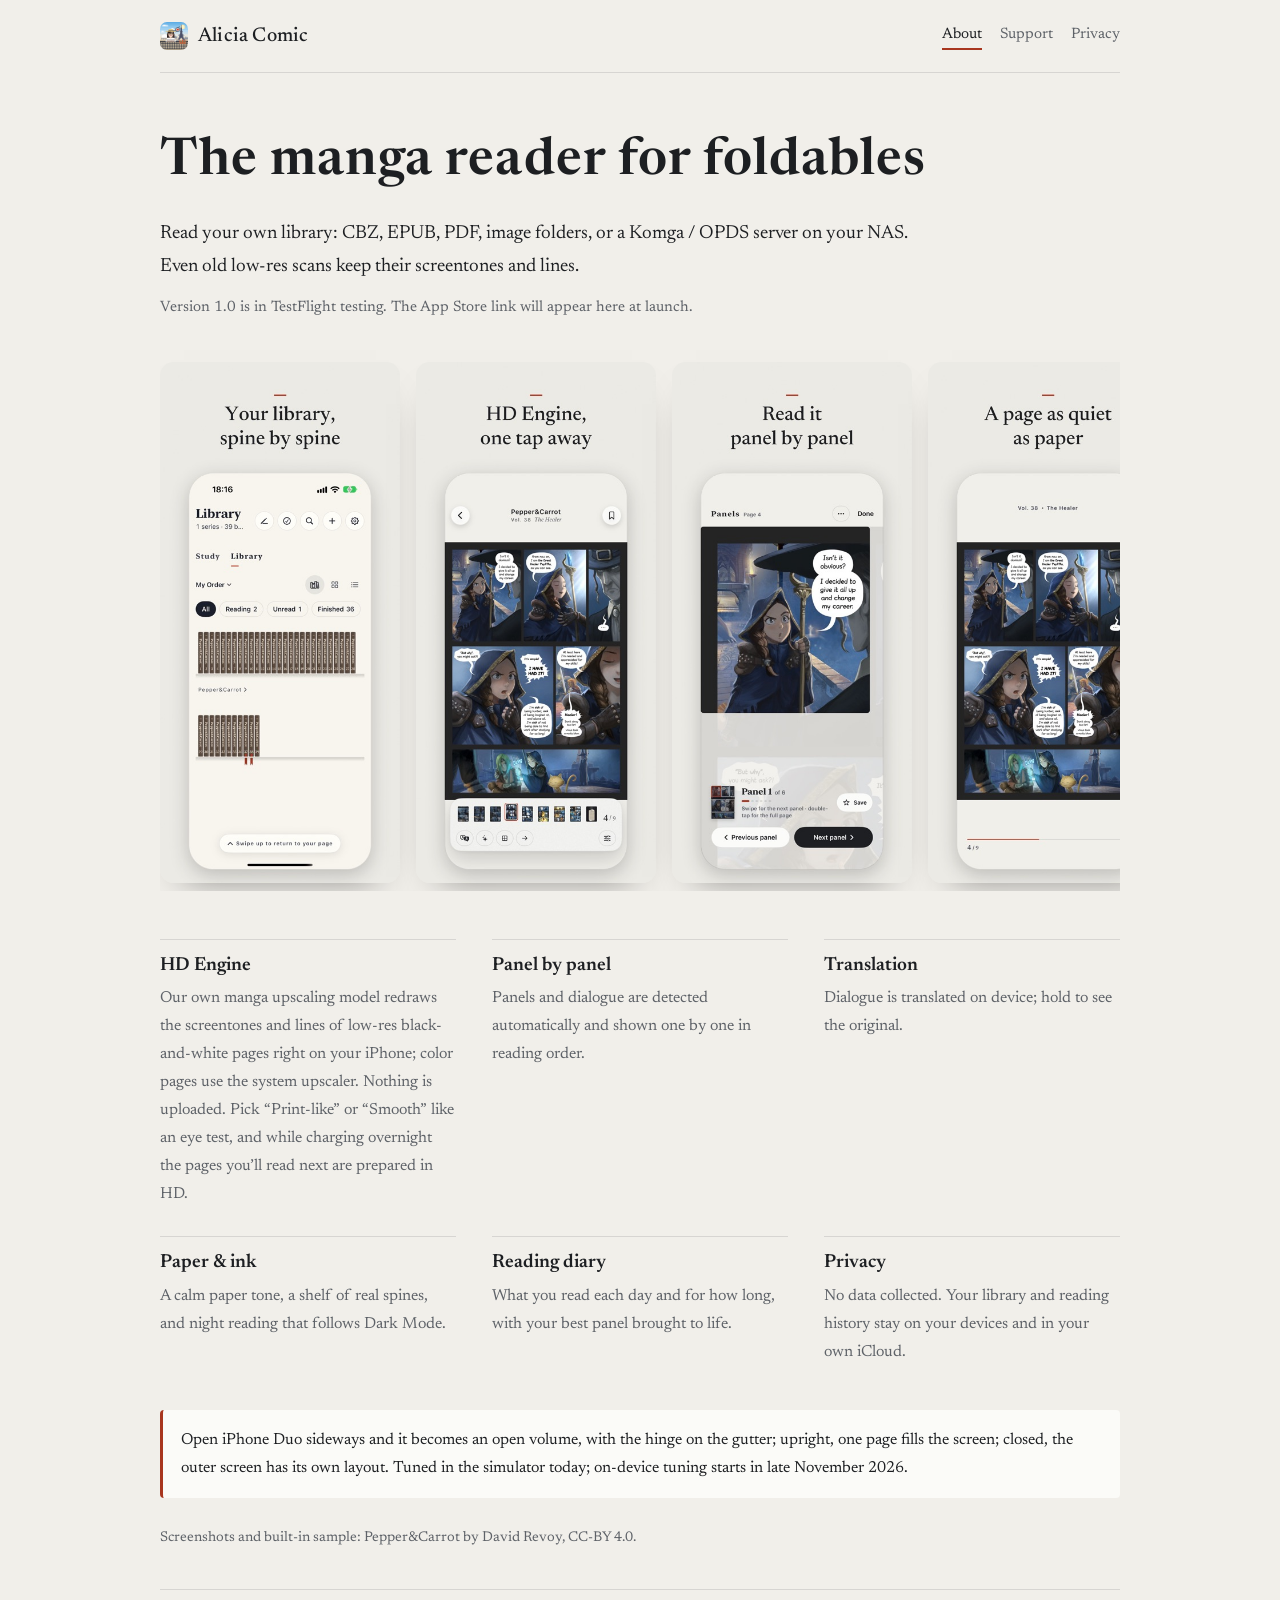
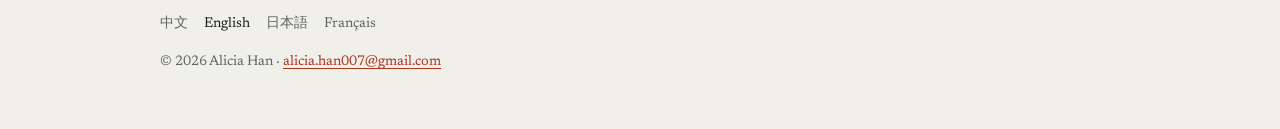
<file: index.html>
<!doctype html>
<html lang="en"><head><meta charset="utf-8"><meta name="viewport" content="width=device-width,initial-scale=1">
<title>Alicia Comic</title><link rel="stylesheet" href="assets/site.css"><link rel="icon" href="assets/icon.png">
<script>(function(){var l=(navigator.languages||[navigator.language||"en"]).join(",").toLowerCase();
var m=/(^|,)zh/.test(l)?"zh":/(^|,)ja/.test(l)?"ja":/(^|,)fr/.test(l)?"fr":"en";location.replace(m+"/");})();</script>
</head><body><main class="pick"><img src="assets/icon.png" alt="" width="64" height="64"><h1>Alicia Comic</h1><nav class="langs"><a href="zh/" lang="zh-Hans">中文</a><a href="en/" lang="en">English</a><a href="ja/" lang="ja">日本語</a><a href="fr/" lang="fr">Français</a></nav></main></body></html>
</file>
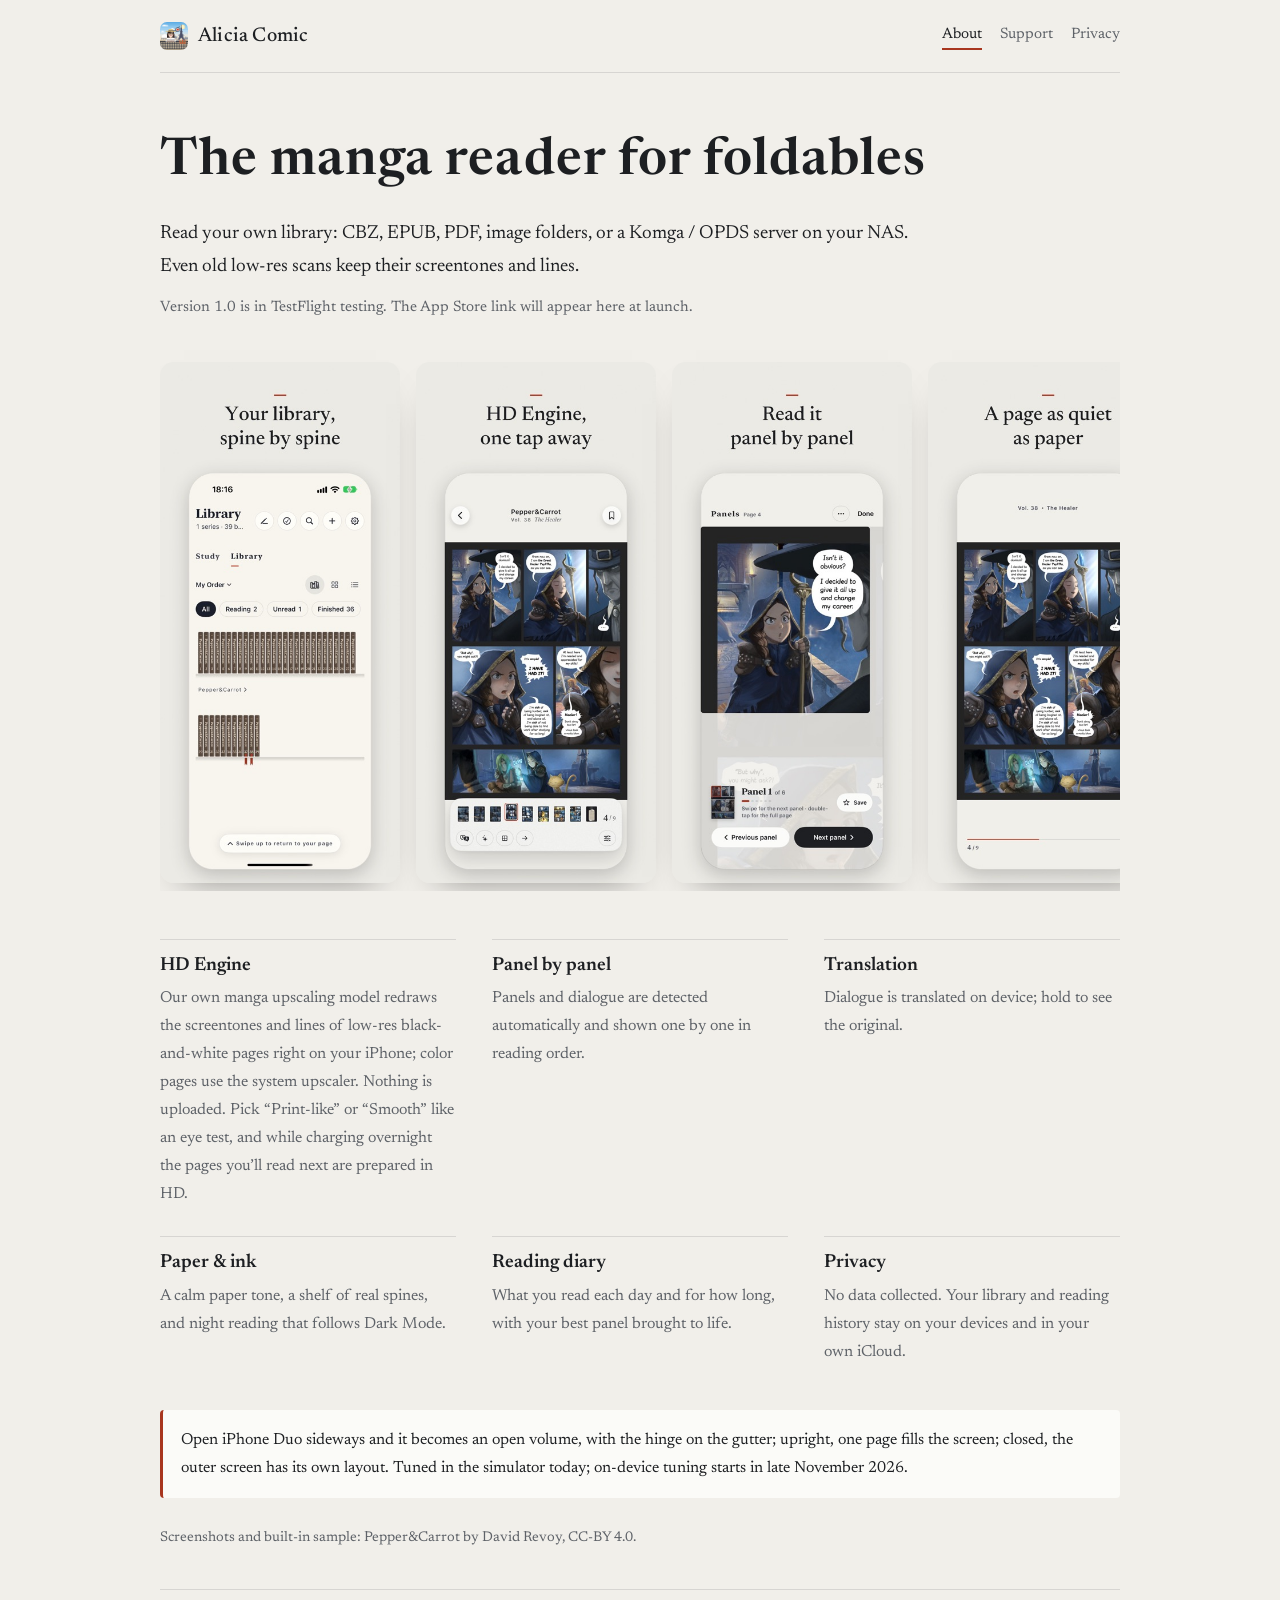
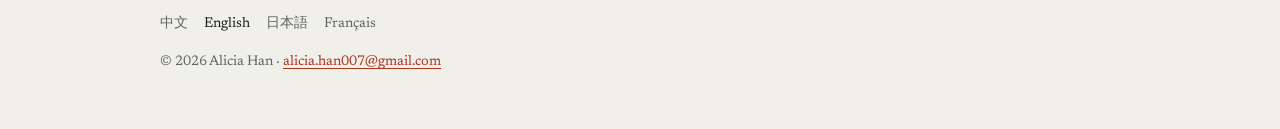
<file: en/index.html>
<!doctype html>
<html lang="en">
<head>
<meta charset="utf-8">
<meta name="viewport" content="width=device-width,initial-scale=1">
<title>Alicia Comic — The manga reader for foldables</title>
<meta name="description" content="The manga reader for foldables">
<link rel="preconnect" href="https://fonts.googleapis.com"><link rel="preconnect" href="https://fonts.gstatic.com" crossorigin>
<link rel="stylesheet" href="https://fonts.googleapis.com/css2?family=Newsreader:opsz,wght@6..72,400;6..72,500&family=Noto+Serif+SC:wght@400;600&family=Noto+Serif+JP:wght@400;600&display=swap">
<link rel="stylesheet" href="../assets/site.css">
<link rel="icon" href="../assets/icon.png">
<style>:root{--display:Newsreader}</style>
</head>
<body>
<header class="bar"><a class="brand" href="./"><img src="../assets/icon.png" alt="" width="28" height="28">Alicia Comic</a><nav><a href="./" aria-current=page>About</a><a href="support.html">Support</a><a href="privacy.html">Privacy</a></nav></header>
<main>
<section class="hero"><h1>The manga reader for foldables</h1><p class="lead">Read your own library: CBZ, EPUB, PDF, image folders, or a Komga / OPDS server on your NAS. Even old low-res scans keep their screentones and lines.</p><p class="status">Version 1.0 is in TestFlight testing. The App Store link will appear here at launch.</p></section>
<section class="shots"><img src="../assets/shots/en-1.jpg" alt="" loading="lazy" width="420" height="912"><img src="../assets/shots/en-2.jpg" alt="" loading="lazy" width="420" height="912"><img src="../assets/shots/en-3.jpg" alt="" loading="lazy" width="420" height="912"><img src="../assets/shots/en-4.jpg" alt="" loading="lazy" width="420" height="912"><img src="../assets/shots/en-5.jpg" alt="" loading="lazy" width="420" height="912"><img src="../assets/shots/en-6.jpg" alt="" loading="lazy" width="420" height="912"></section>
<section><ul class="features"><li><h3>HD Engine</h3><p>Our own manga upscaling model redraws the screentones and lines of low-res black-and-white pages right on your iPhone; color pages use the system upscaler. Nothing is uploaded. Pick “Print-like” or “Smooth” like an eye test, and while charging overnight the pages you’ll read next are prepared in HD.</p></li><li><h3>Panel by panel</h3><p>Panels and dialogue are detected automatically and shown one by one in reading order.</p></li><li><h3>Translation</h3><p>Dialogue is translated on device; hold to see the original.</p></li><li><h3>Paper &amp; ink</h3><p>A calm paper tone, a shelf of real spines, and night reading that follows Dark Mode.</p></li><li><h3>Reading diary</h3><p>What you read each day and for how long, with your best panel brought to life.</p></li><li><h3>Privacy</h3><p>No data collected. Your library and reading history stay on your devices and in your own iCloud.</p></li></ul><p class="note">Open iPhone Duo sideways and it becomes an open volume, with the hinge on the gutter; upright, one page fills the screen; closed, the outer screen has its own layout. Tuned in the simulator today; on-device tuning starts in late November 2026.</p><p class="credit">Screenshots and built-in sample: Pepper&amp;Carrot by David Revoy, CC-BY 4.0.</p></section>
</main>
<footer><nav class="langs"><a href="../zh/" lang="zh-Hans">中文</a><a href="../en/" lang="en" aria-current=true>English</a><a href="../ja/" lang="ja">日本語</a><a href="../fr/" lang="fr">Français</a></nav><p>© 2026 Alicia Han · <a href="mailto:alicia.han007@gmail.com">alicia.han007@gmail.com</a></p></footer>
</body>
</html>
</file>
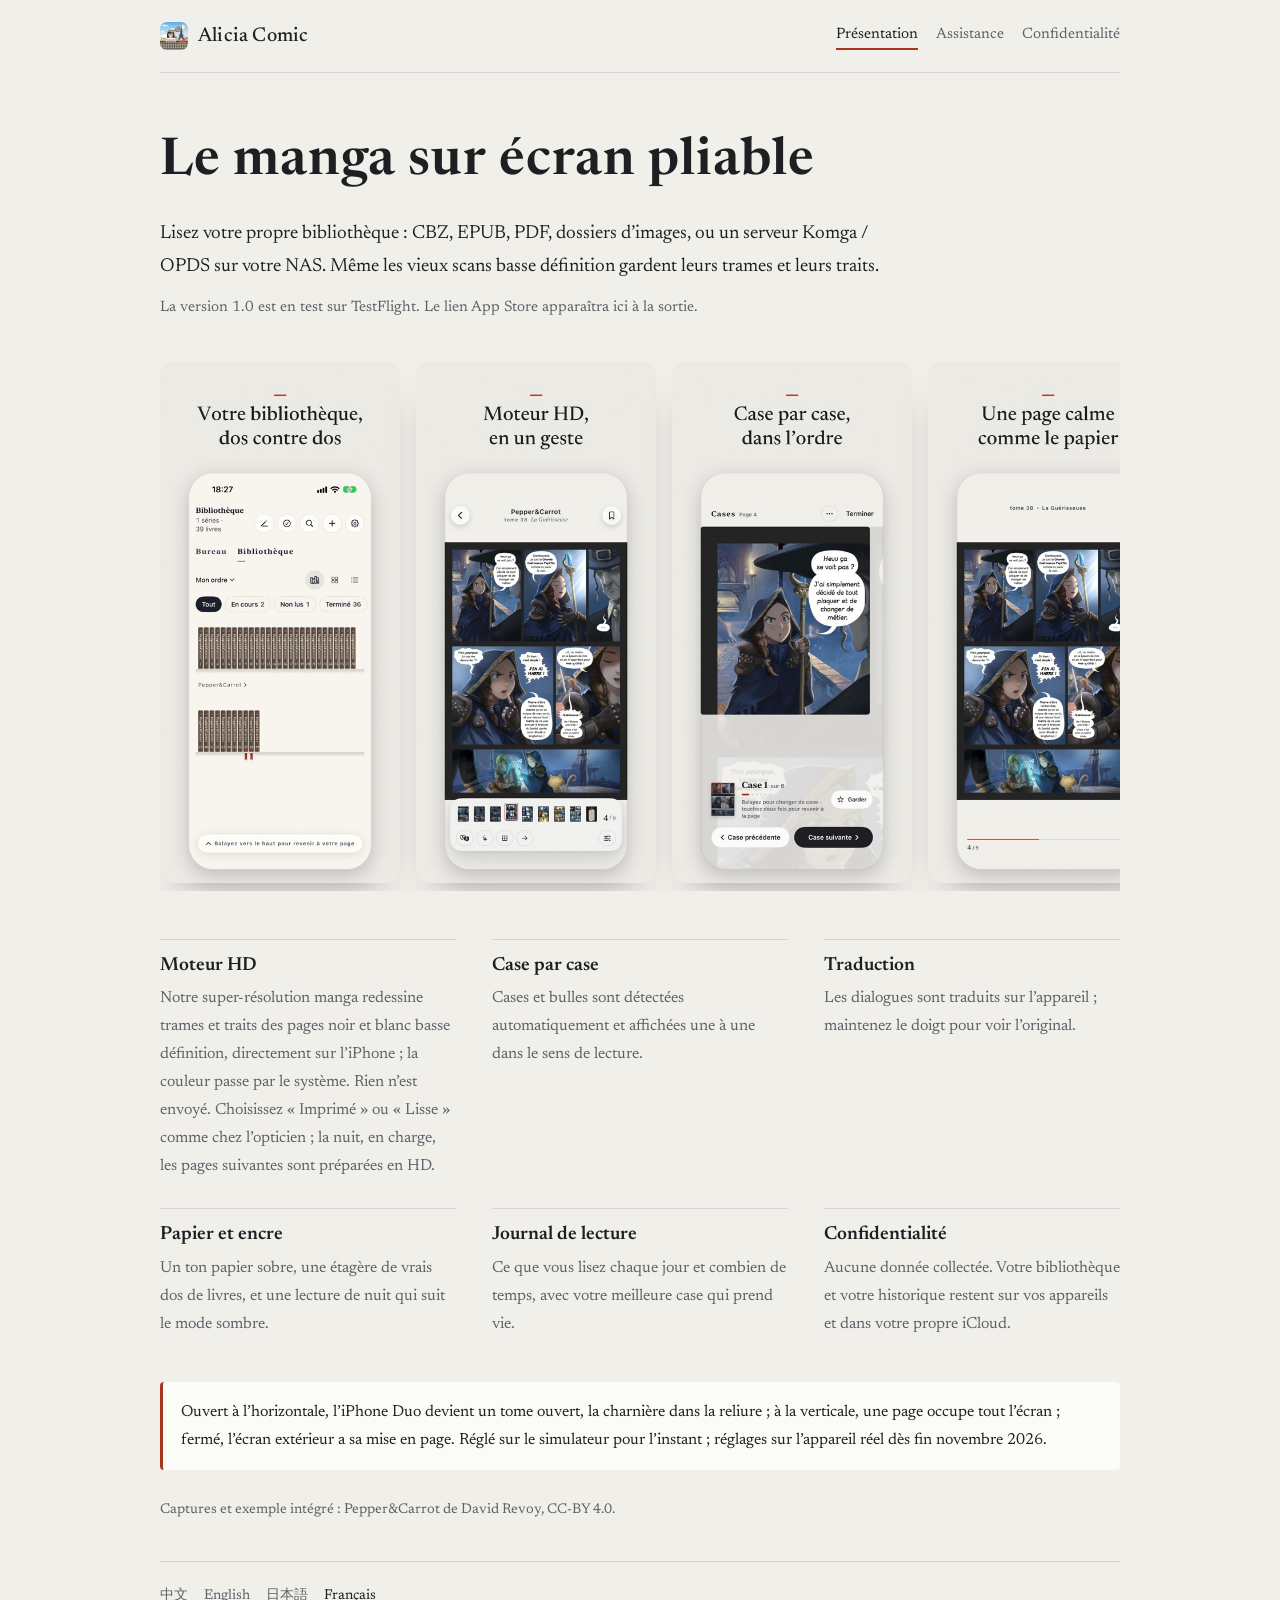
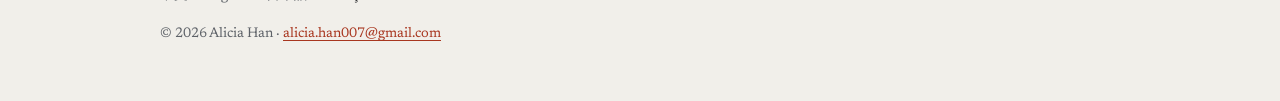
<file: fr/index.html>
<!doctype html>
<html lang="fr">
<head>
<meta charset="utf-8">
<meta name="viewport" content="width=device-width,initial-scale=1">
<title>Alicia Comic — Le manga sur écran pliable</title>
<meta name="description" content="Le manga sur écran pliable">
<link rel="preconnect" href="https://fonts.googleapis.com"><link rel="preconnect" href="https://fonts.gstatic.com" crossorigin>
<link rel="stylesheet" href="https://fonts.googleapis.com/css2?family=Newsreader:opsz,wght@6..72,400;6..72,500&family=Noto+Serif+SC:wght@400;600&family=Noto+Serif+JP:wght@400;600&display=swap">
<link rel="stylesheet" href="../assets/site.css">
<link rel="icon" href="../assets/icon.png">
<style>:root{--display:Newsreader}</style>
</head>
<body>
<header class="bar"><a class="brand" href="./"><img src="../assets/icon.png" alt="" width="28" height="28">Alicia Comic</a><nav><a href="./" aria-current=page>Présentation</a><a href="support.html">Assistance</a><a href="privacy.html">Confidentialité</a></nav></header>
<main>
<section class="hero"><h1>Le manga sur écran pliable</h1><p class="lead">Lisez votre propre bibliothèque : CBZ, EPUB, PDF, dossiers d’images, ou un serveur Komga / OPDS sur votre NAS. Même les vieux scans basse définition gardent leurs trames et leurs traits.</p><p class="status">La version 1.0 est en test sur TestFlight. Le lien App Store apparaîtra ici à la sortie.</p></section>
<section class="shots"><img src="../assets/shots/fr-1.jpg" alt="" loading="lazy" width="420" height="912"><img src="../assets/shots/fr-2.jpg" alt="" loading="lazy" width="420" height="912"><img src="../assets/shots/fr-3.jpg" alt="" loading="lazy" width="420" height="912"><img src="../assets/shots/fr-4.jpg" alt="" loading="lazy" width="420" height="912"><img src="../assets/shots/fr-5.jpg" alt="" loading="lazy" width="420" height="912"><img src="../assets/shots/fr-6.jpg" alt="" loading="lazy" width="420" height="912"></section>
<section><ul class="features"><li><h3>Moteur HD</h3><p>Notre super-résolution manga redessine trames et traits des pages noir et blanc basse définition, directement sur l’iPhone ; la couleur passe par le système. Rien n’est envoyé. Choisissez « Imprimé » ou « Lisse » comme chez l’opticien ; la nuit, en charge, les pages suivantes sont préparées en HD.</p></li><li><h3>Case par case</h3><p>Cases et bulles sont détectées automatiquement et affichées une à une dans le sens de lecture.</p></li><li><h3>Traduction</h3><p>Les dialogues sont traduits sur l’appareil ; maintenez le doigt pour voir l’original.</p></li><li><h3>Papier et encre</h3><p>Un ton papier sobre, une étagère de vrais dos de livres, et une lecture de nuit qui suit le mode sombre.</p></li><li><h3>Journal de lecture</h3><p>Ce que vous lisez chaque jour et combien de temps, avec votre meilleure case qui prend vie.</p></li><li><h3>Confidentialité</h3><p>Aucune donnée collectée. Votre bibliothèque et votre historique restent sur vos appareils et dans votre propre iCloud.</p></li></ul><p class="note">Ouvert à l’horizontale, l’iPhone Duo devient un tome ouvert, la charnière dans la reliure ; à la verticale, une page occupe tout l’écran ; fermé, l’écran extérieur a sa mise en page. Réglé sur le simulateur pour l’instant ; réglages sur l’appareil réel dès fin novembre 2026.</p><p class="credit">Captures et exemple intégré : Pepper&amp;Carrot de David Revoy, CC-BY 4.0.</p></section>
</main>
<footer><nav class="langs"><a href="../zh/" lang="zh-Hans">中文</a><a href="../en/" lang="en">English</a><a href="../ja/" lang="ja">日本語</a><a href="../fr/" lang="fr" aria-current=true>Français</a></nav><p>© 2026 Alicia Han · <a href="mailto:alicia.han007@gmail.com">alicia.han007@gmail.com</a></p></footer>
</body>
</html>
</file>
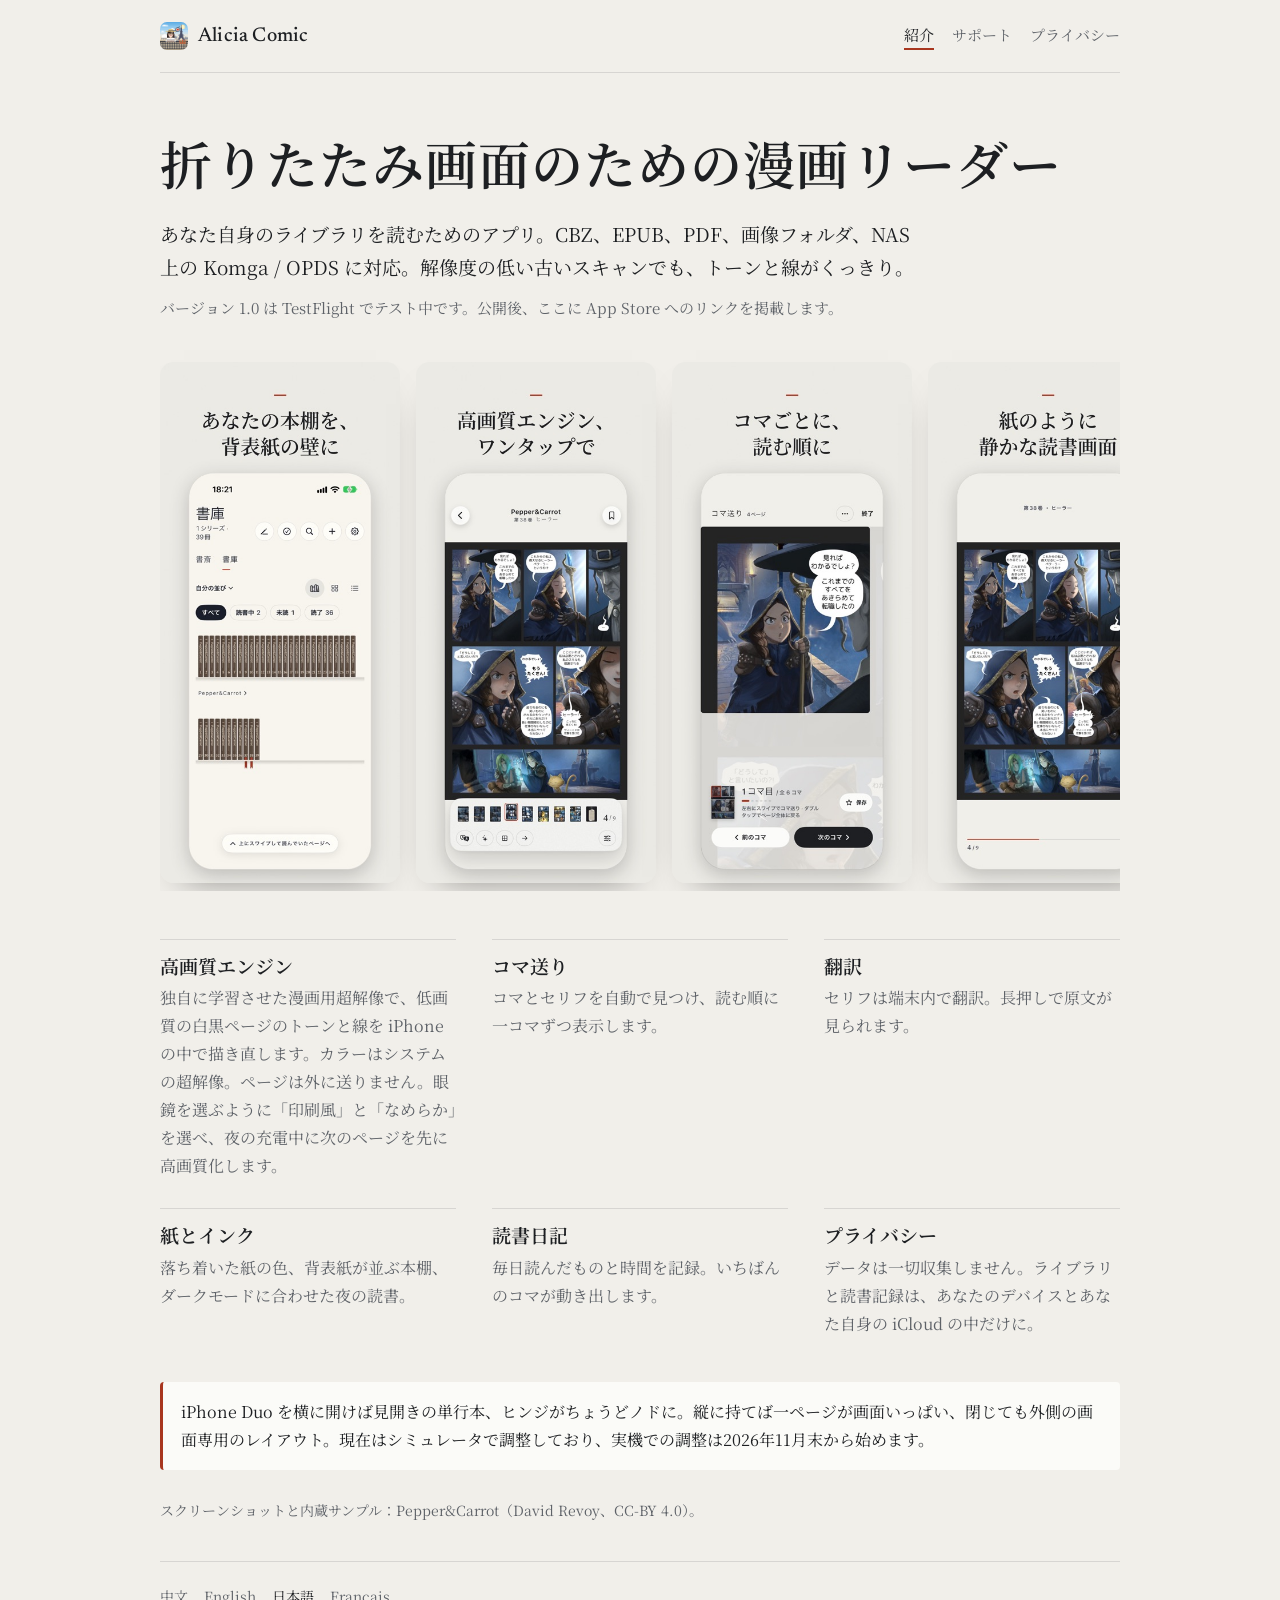
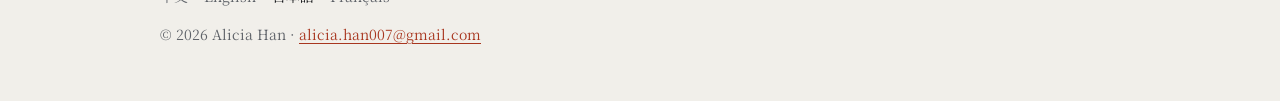
<file: ja/index.html>
<!doctype html>
<html lang="ja">
<head>
<meta charset="utf-8">
<meta name="viewport" content="width=device-width,initial-scale=1">
<title>Alicia Comic — 折りたたみ画面のための漫画リーダー</title>
<meta name="description" content="折りたたみ画面のための漫画リーダー">
<link rel="preconnect" href="https://fonts.googleapis.com"><link rel="preconnect" href="https://fonts.gstatic.com" crossorigin>
<link rel="stylesheet" href="https://fonts.googleapis.com/css2?family=Newsreader:opsz,wght@6..72,400;6..72,500&family=Noto+Serif+SC:wght@400;600&family=Noto+Serif+JP:wght@400;600&display=swap">
<link rel="stylesheet" href="../assets/site.css">
<link rel="icon" href="../assets/icon.png">
<style>:root{--display:'Noto Serif JP'}</style>
</head>
<body>
<header class="bar"><a class="brand" href="./"><img src="../assets/icon.png" alt="" width="28" height="28">Alicia Comic</a><nav><a href="./" aria-current=page>紹介</a><a href="support.html">サポート</a><a href="privacy.html">プライバシー</a></nav></header>
<main>
<section class="hero"><h1>折りたたみ画面のための漫画リーダー</h1><p class="lead">あなた自身のライブラリを読むためのアプリ。CBZ、EPUB、PDF、画像フォルダ、NAS 上の Komga / OPDS に対応。解像度の低い古いスキャンでも、トーンと線がくっきり。</p><p class="status">バージョン 1.0 は TestFlight でテスト中です。公開後、ここに App Store へのリンクを掲載します。</p></section>
<section class="shots"><img src="../assets/shots/ja-1.jpg" alt="" loading="lazy" width="420" height="912"><img src="../assets/shots/ja-2.jpg" alt="" loading="lazy" width="420" height="912"><img src="../assets/shots/ja-3.jpg" alt="" loading="lazy" width="420" height="912"><img src="../assets/shots/ja-4.jpg" alt="" loading="lazy" width="420" height="912"><img src="../assets/shots/ja-5.jpg" alt="" loading="lazy" width="420" height="912"><img src="../assets/shots/ja-6.jpg" alt="" loading="lazy" width="420" height="912"></section>
<section><ul class="features"><li><h3>高画質エンジン</h3><p>独自に学習させた漫画用超解像で、低画質の白黒ページのトーンと線を iPhone の中で描き直します。カラーはシステムの超解像。ページは外に送りません。眼鏡を選ぶように「印刷風」と「なめらか」を選べ、夜の充電中に次のページを先に高画質化します。</p></li><li><h3>コマ送り</h3><p>コマとセリフを自動で見つけ、読む順に一コマずつ表示します。</p></li><li><h3>翻訳</h3><p>セリフは端末内で翻訳。長押しで原文が見られます。</p></li><li><h3>紙とインク</h3><p>落ち着いた紙の色、背表紙が並ぶ本棚、ダークモードに合わせた夜の読書。</p></li><li><h3>読書日記</h3><p>毎日読んだものと時間を記録。いちばんのコマが動き出します。</p></li><li><h3>プライバシー</h3><p>データは一切収集しません。ライブラリと読書記録は、あなたのデバイスとあなた自身の iCloud の中だけに。</p></li></ul><p class="note">iPhone Duo を横に開けば見開きの単行本、ヒンジがちょうどノドに。縦に持てば一ページが画面いっぱい、閉じても外側の画面専用のレイアウト。現在はシミュレータで調整しており、実機での調整は2026年11月末から始めます。</p><p class="credit">スクリーンショットと内蔵サンプル：Pepper&amp;Carrot（David Revoy、CC-BY 4.0）。</p></section>
</main>
<footer><nav class="langs"><a href="../zh/" lang="zh-Hans">中文</a><a href="../en/" lang="en">English</a><a href="../ja/" lang="ja" aria-current=true>日本語</a><a href="../fr/" lang="fr">Français</a></nav><p>© 2026 Alicia Han · <a href="mailto:alicia.han007@gmail.com">alicia.han007@gmail.com</a></p></footer>
</body>
</html>
</file>
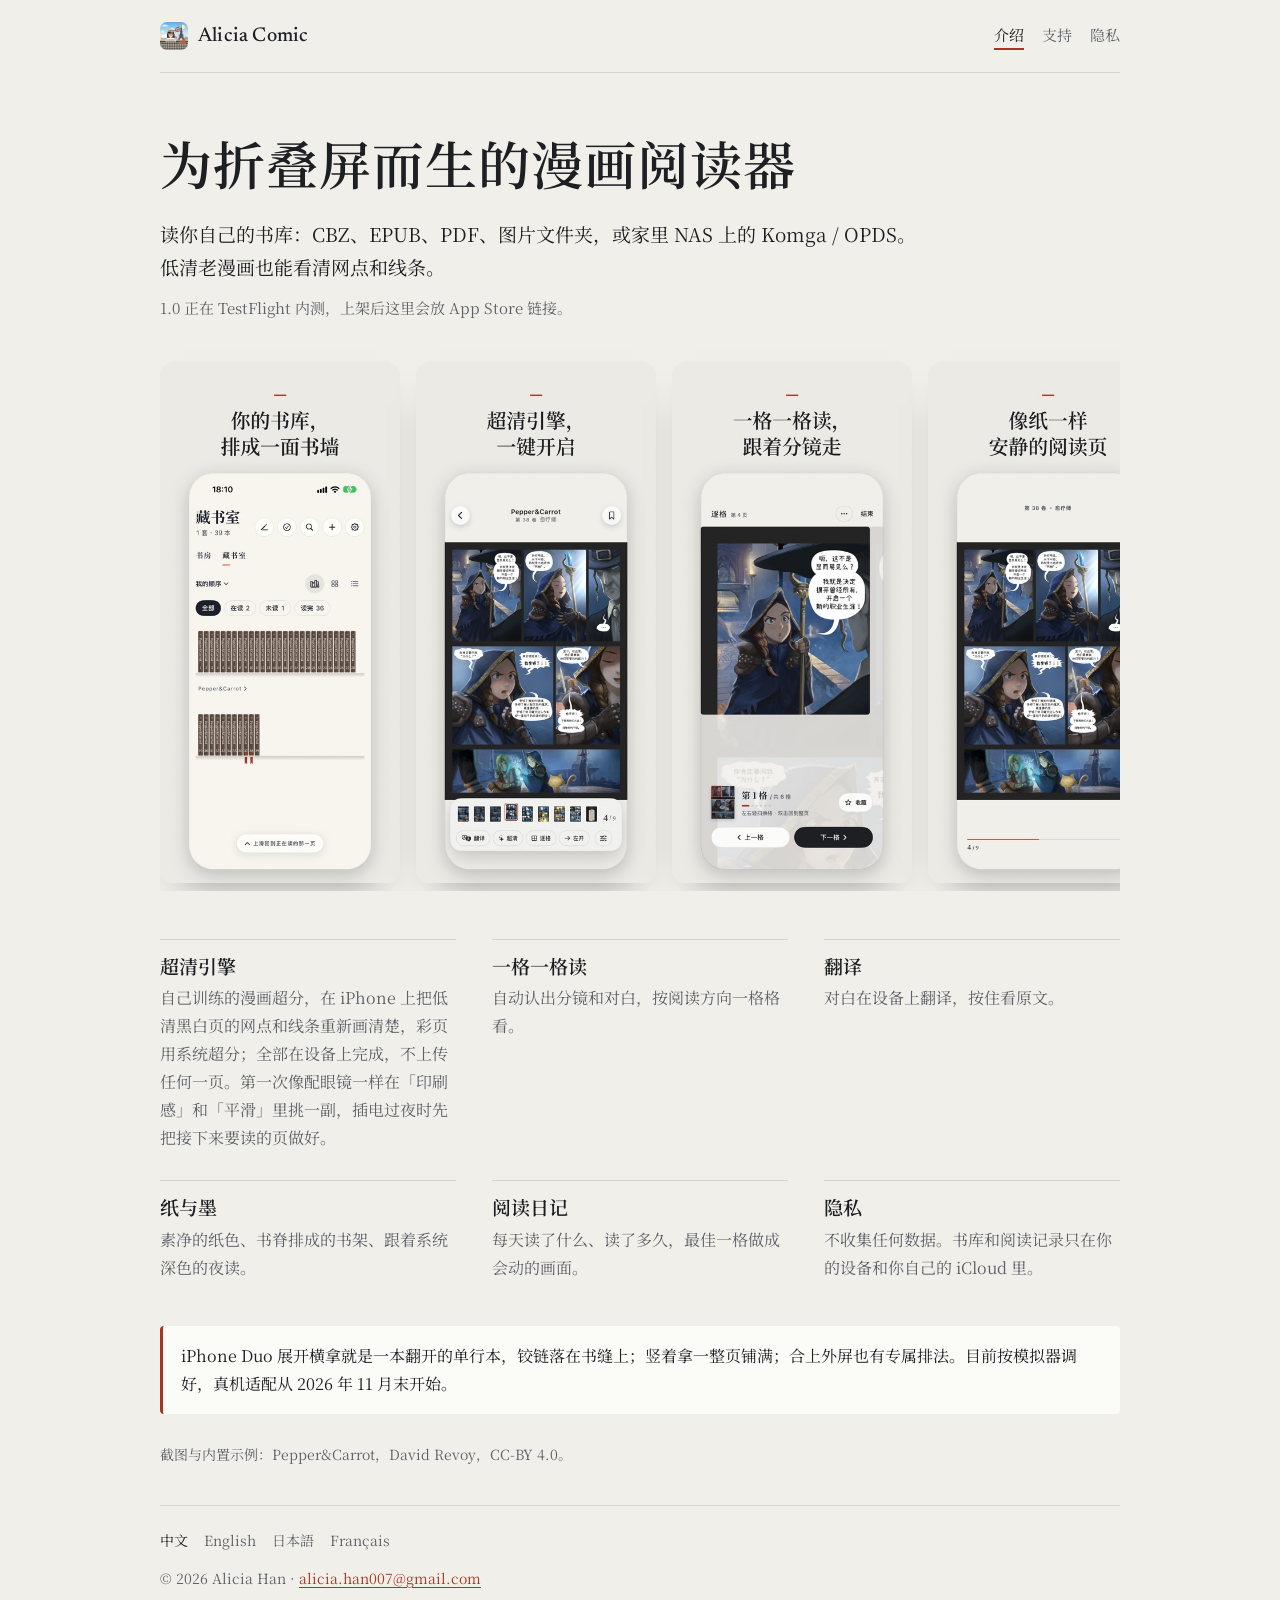
<file: zh/index.html>
<!doctype html>
<html lang="zh-Hans">
<head>
<meta charset="utf-8">
<meta name="viewport" content="width=device-width,initial-scale=1">
<title>Alicia Comic — 为折叠屏而生的漫画阅读器</title>
<meta name="description" content="为折叠屏而生的漫画阅读器">
<link rel="preconnect" href="https://fonts.googleapis.com"><link rel="preconnect" href="https://fonts.gstatic.com" crossorigin>
<link rel="stylesheet" href="https://fonts.googleapis.com/css2?family=Newsreader:opsz,wght@6..72,400;6..72,500&family=Noto+Serif+SC:wght@400;600&family=Noto+Serif+JP:wght@400;600&display=swap">
<link rel="stylesheet" href="../assets/site.css">
<link rel="icon" href="../assets/icon.png">
<style>:root{--display:'Noto Serif SC'}</style>
</head>
<body>
<header class="bar"><a class="brand" href="./"><img src="../assets/icon.png" alt="" width="28" height="28">Alicia Comic</a><nav><a href="./" aria-current=page>介绍</a><a href="support.html">支持</a><a href="privacy.html">隐私</a></nav></header>
<main>
<section class="hero"><h1>为折叠屏而生的漫画阅读器</h1><p class="lead">读你自己的书库：CBZ、EPUB、PDF、图片文件夹，或家里 NAS 上的 Komga / OPDS。低清老漫画也能看清网点和线条。</p><p class="status">1.0 正在 TestFlight 内测，上架后这里会放 App Store 链接。</p></section>
<section class="shots"><img src="../assets/shots/zh-1.jpg" alt="" loading="lazy" width="420" height="912"><img src="../assets/shots/zh-2.jpg" alt="" loading="lazy" width="420" height="912"><img src="../assets/shots/zh-3.jpg" alt="" loading="lazy" width="420" height="912"><img src="../assets/shots/zh-4.jpg" alt="" loading="lazy" width="420" height="912"><img src="../assets/shots/zh-5.jpg" alt="" loading="lazy" width="420" height="912"><img src="../assets/shots/zh-6.jpg" alt="" loading="lazy" width="420" height="912"></section>
<section><ul class="features"><li><h3>超清引擎</h3><p>自己训练的漫画超分，在 iPhone 上把低清黑白页的网点和线条重新画清楚，彩页用系统超分；全部在设备上完成，不上传任何一页。第一次像配眼镜一样在「印刷感」和「平滑」里挑一副，插电过夜时先把接下来要读的页做好。</p></li><li><h3>一格一格读</h3><p>自动认出分镜和对白，按阅读方向一格格看。</p></li><li><h3>翻译</h3><p>对白在设备上翻译，按住看原文。</p></li><li><h3>纸与墨</h3><p>素净的纸色、书脊排成的书架、跟着系统深色的夜读。</p></li><li><h3>阅读日记</h3><p>每天读了什么、读了多久，最佳一格做成会动的画面。</p></li><li><h3>隐私</h3><p>不收集任何数据。书库和阅读记录只在你的设备和你自己的 iCloud 里。</p></li></ul><p class="note">iPhone Duo 展开横拿就是一本翻开的单行本，铰链落在书缝上；竖着拿一整页铺满；合上外屏也有专属排法。目前按模拟器调好，真机适配从 2026 年 11 月末开始。</p><p class="credit">截图与内置示例：Pepper&amp;Carrot，David Revoy，CC-BY 4.0。</p></section>
</main>
<footer><nav class="langs"><a href="../zh/" lang="zh-Hans" aria-current=true>中文</a><a href="../en/" lang="en">English</a><a href="../ja/" lang="ja">日本語</a><a href="../fr/" lang="fr">Français</a></nav><p>© 2026 Alicia Han · <a href="mailto:alicia.han007@gmail.com">alicia.han007@gmail.com</a></p></footer>
</body>
</html>
</file>
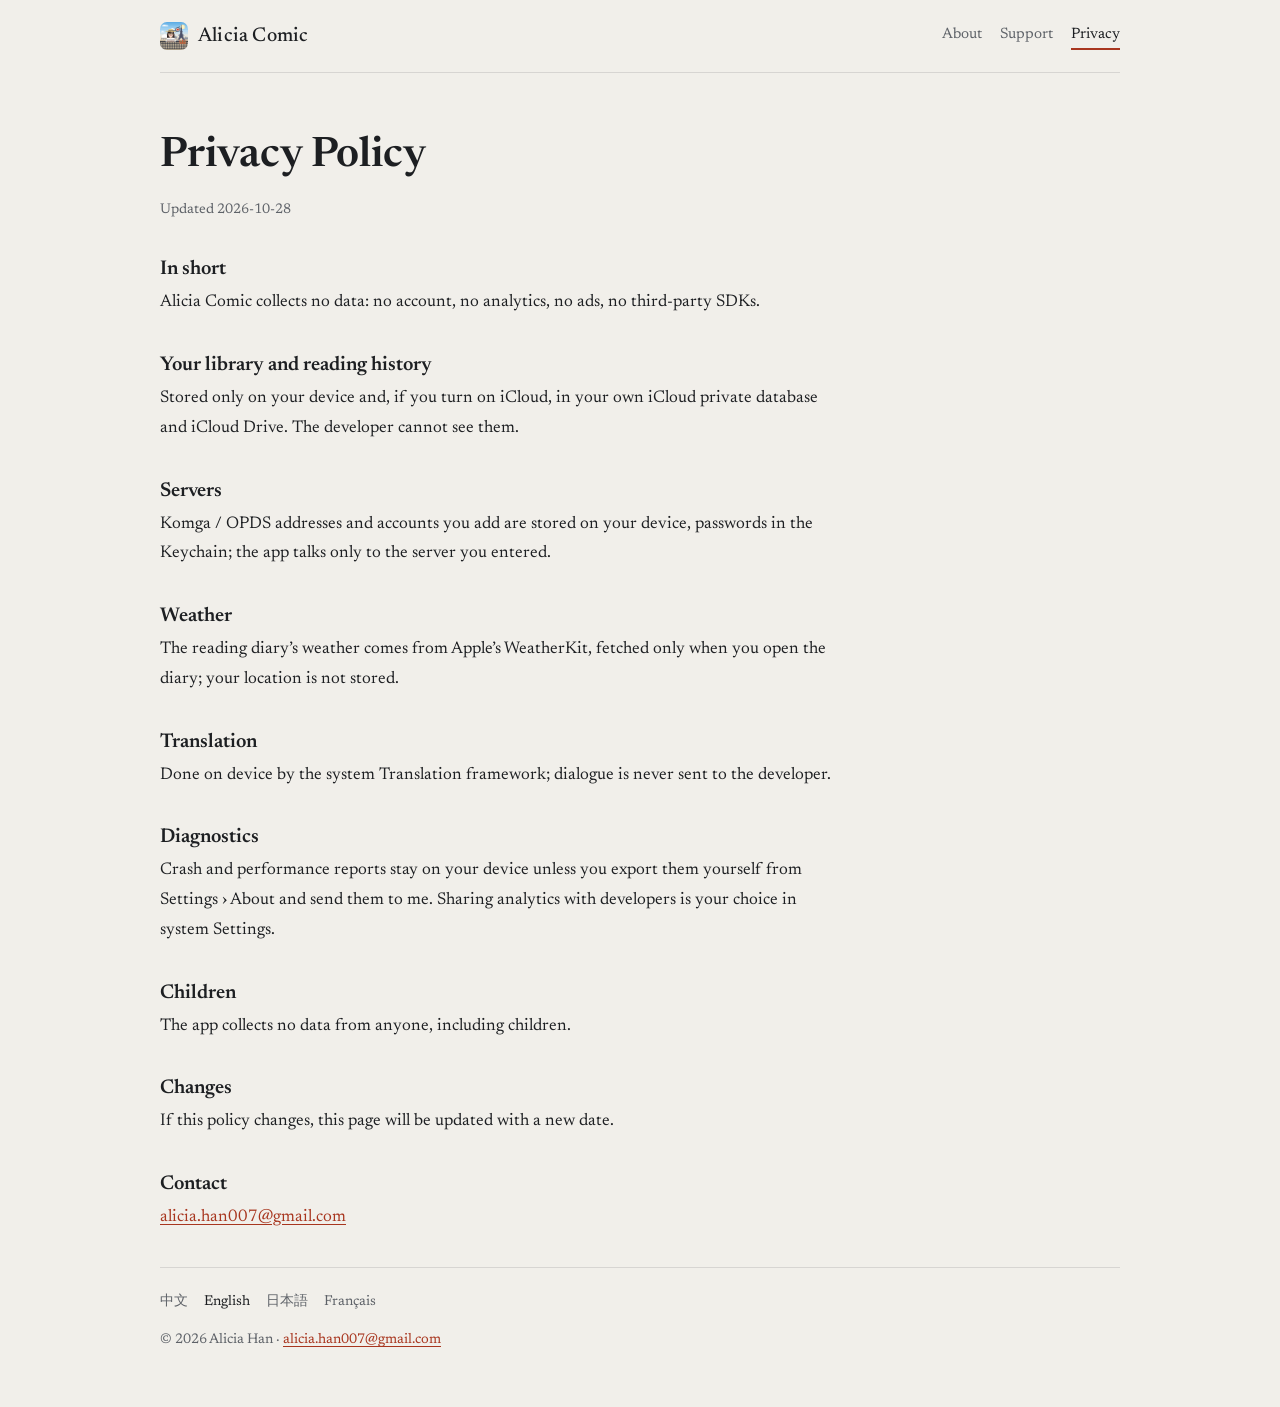
<file: en/privacy.html>
<!doctype html>
<html lang="en">
<head>
<meta charset="utf-8">
<meta name="viewport" content="width=device-width,initial-scale=1">
<title>Privacy Policy · Alicia Comic</title>
<meta name="description" content="The manga reader for foldables">
<link rel="preconnect" href="https://fonts.googleapis.com"><link rel="preconnect" href="https://fonts.gstatic.com" crossorigin>
<link rel="stylesheet" href="https://fonts.googleapis.com/css2?family=Newsreader:opsz,wght@6..72,400;6..72,500&family=Noto+Serif+SC:wght@400;600&family=Noto+Serif+JP:wght@400;600&display=swap">
<link rel="stylesheet" href="../assets/site.css">
<link rel="icon" href="../assets/icon.png">
<style>:root{--display:Newsreader}</style>
</head>
<body>
<header class="bar"><a class="brand" href="./"><img src="../assets/icon.png" alt="" width="28" height="28">Alicia Comic</a><nav><a href="./">About</a><a href="support.html">Support</a><a href="privacy.html" aria-current=page>Privacy</a></nav></header>
<main>
<section class="doc"><h1>Privacy Policy</h1><p class="meta">Updated 2026-10-28</p><h2>In short</h2><p>Alicia Comic collects no data: no account, no analytics, no ads, no third-party SDKs.</p><h2>Your library and reading history</h2><p>Stored only on your device and, if you turn on iCloud, in your own iCloud private database and iCloud Drive. The developer cannot see them.</p><h2>Servers</h2><p>Komga / OPDS addresses and accounts you add are stored on your device, passwords in the Keychain; the app talks only to the server you entered.</p><h2>Weather</h2><p>The reading diary’s weather comes from Apple’s WeatherKit, fetched only when you open the diary; your location is not stored.</p><h2>Translation</h2><p>Done on device by the system Translation framework; dialogue is never sent to the developer.</p><h2>Diagnostics</h2><p>Crash and performance reports stay on your device unless you export them yourself from Settings › About and send them to me. Sharing analytics with developers is your choice in system Settings.</p><h2>Children</h2><p>The app collects no data from anyone, including children.</p><h2>Changes</h2><p>If this policy changes, this page will be updated with a new date.</p>
<h2>Contact</h2><p><a href="mailto:alicia.han007@gmail.com">alicia.han007@gmail.com</a></p></section>
</main>
<footer><nav class="langs"><a href="../zh/privacy.html" lang="zh-Hans">中文</a><a href="../en/privacy.html" lang="en" aria-current=true>English</a><a href="../ja/privacy.html" lang="ja">日本語</a><a href="../fr/privacy.html" lang="fr">Français</a></nav><p>© 2026 Alicia Han · <a href="mailto:alicia.han007@gmail.com">alicia.han007@gmail.com</a></p></footer>
</body>
</html>
</file>
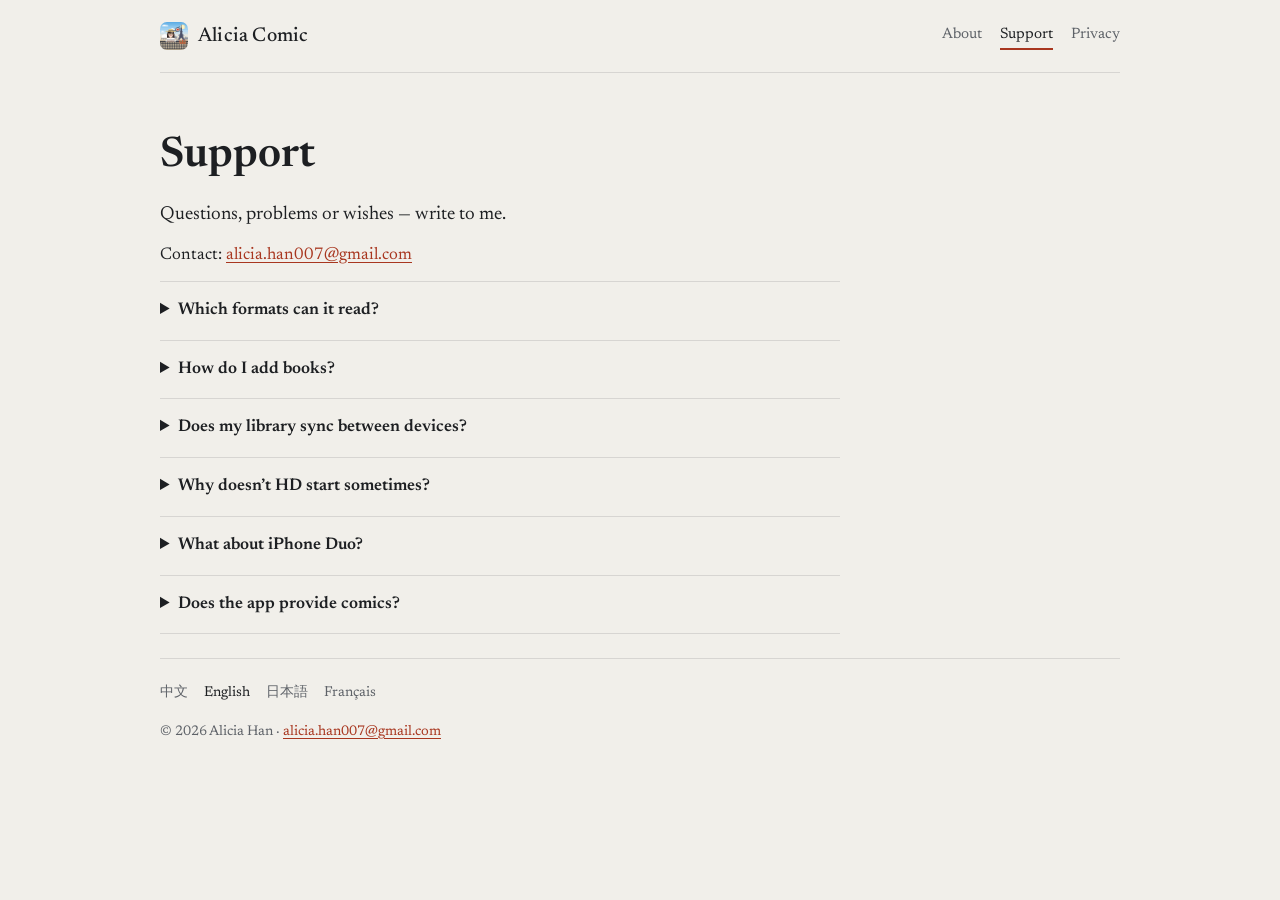
<file: en/support.html>
<!doctype html>
<html lang="en">
<head>
<meta charset="utf-8">
<meta name="viewport" content="width=device-width,initial-scale=1">
<title>Support · Alicia Comic</title>
<meta name="description" content="The manga reader for foldables">
<link rel="preconnect" href="https://fonts.googleapis.com"><link rel="preconnect" href="https://fonts.gstatic.com" crossorigin>
<link rel="stylesheet" href="https://fonts.googleapis.com/css2?family=Newsreader:opsz,wght@6..72,400;6..72,500&family=Noto+Serif+SC:wght@400;600&family=Noto+Serif+JP:wght@400;600&display=swap">
<link rel="stylesheet" href="../assets/site.css">
<link rel="icon" href="../assets/icon.png">
<style>:root{--display:Newsreader}</style>
</head>
<body>
<header class="bar"><a class="brand" href="./"><img src="../assets/icon.png" alt="" width="28" height="28">Alicia Comic</a><nav><a href="./">About</a><a href="support.html" aria-current=page>Support</a><a href="privacy.html">Privacy</a></nav></header>
<main>
<section class="doc"><h1>Support</h1><p class="lead">Questions, problems or wishes — write to me.</p>
<p class="contact">Contact: <a href="mailto:alicia.han007@gmail.com">alicia.han007@gmail.com</a></p><details><summary>Which formats can it read?</summary><p>CBZ / ZIP, EPUB, PDF and image folders. It can also stream from your own Komga or OPDS server.</p></details><details><summary>How do I add books?</summary><p>Tap “+” at the top right of the shelf to import from Files; turn on Wi‑Fi transfer in Settings and drag books in from a computer’s browser; or add your server.</p></details><details><summary>Does my library sync between devices?</summary><p>Yes. With iCloud on, your library and reading history sync together through your own iCloud — no third-party server involved.</p></details><details><summary>Why doesn’t HD start sometimes?</summary><p>HD uses a lot of power, so it pauses when the phone is hot or in Low Power Mode; you can also limit it to charging in Settings › Quality. While charging overnight, the app prepares the pages you’ll read next.</p></details><details><summary>What about iPhone Duo?</summary><p>The outer screen, the open spread and the half-open tent each have their own layout. They are tuned in the simulator today; on-device tuning starts in late November 2026.</p></details><details><summary>Does the app provide comics?</summary><p>No. Import books you own or connect your own server.</p></details></section>
</main>
<footer><nav class="langs"><a href="../zh/support.html" lang="zh-Hans">中文</a><a href="../en/support.html" lang="en" aria-current=true>English</a><a href="../ja/support.html" lang="ja">日本語</a><a href="../fr/support.html" lang="fr">Français</a></nav><p>© 2026 Alicia Han · <a href="mailto:alicia.han007@gmail.com">alicia.han007@gmail.com</a></p></footer>
</body>
</html>
</file>
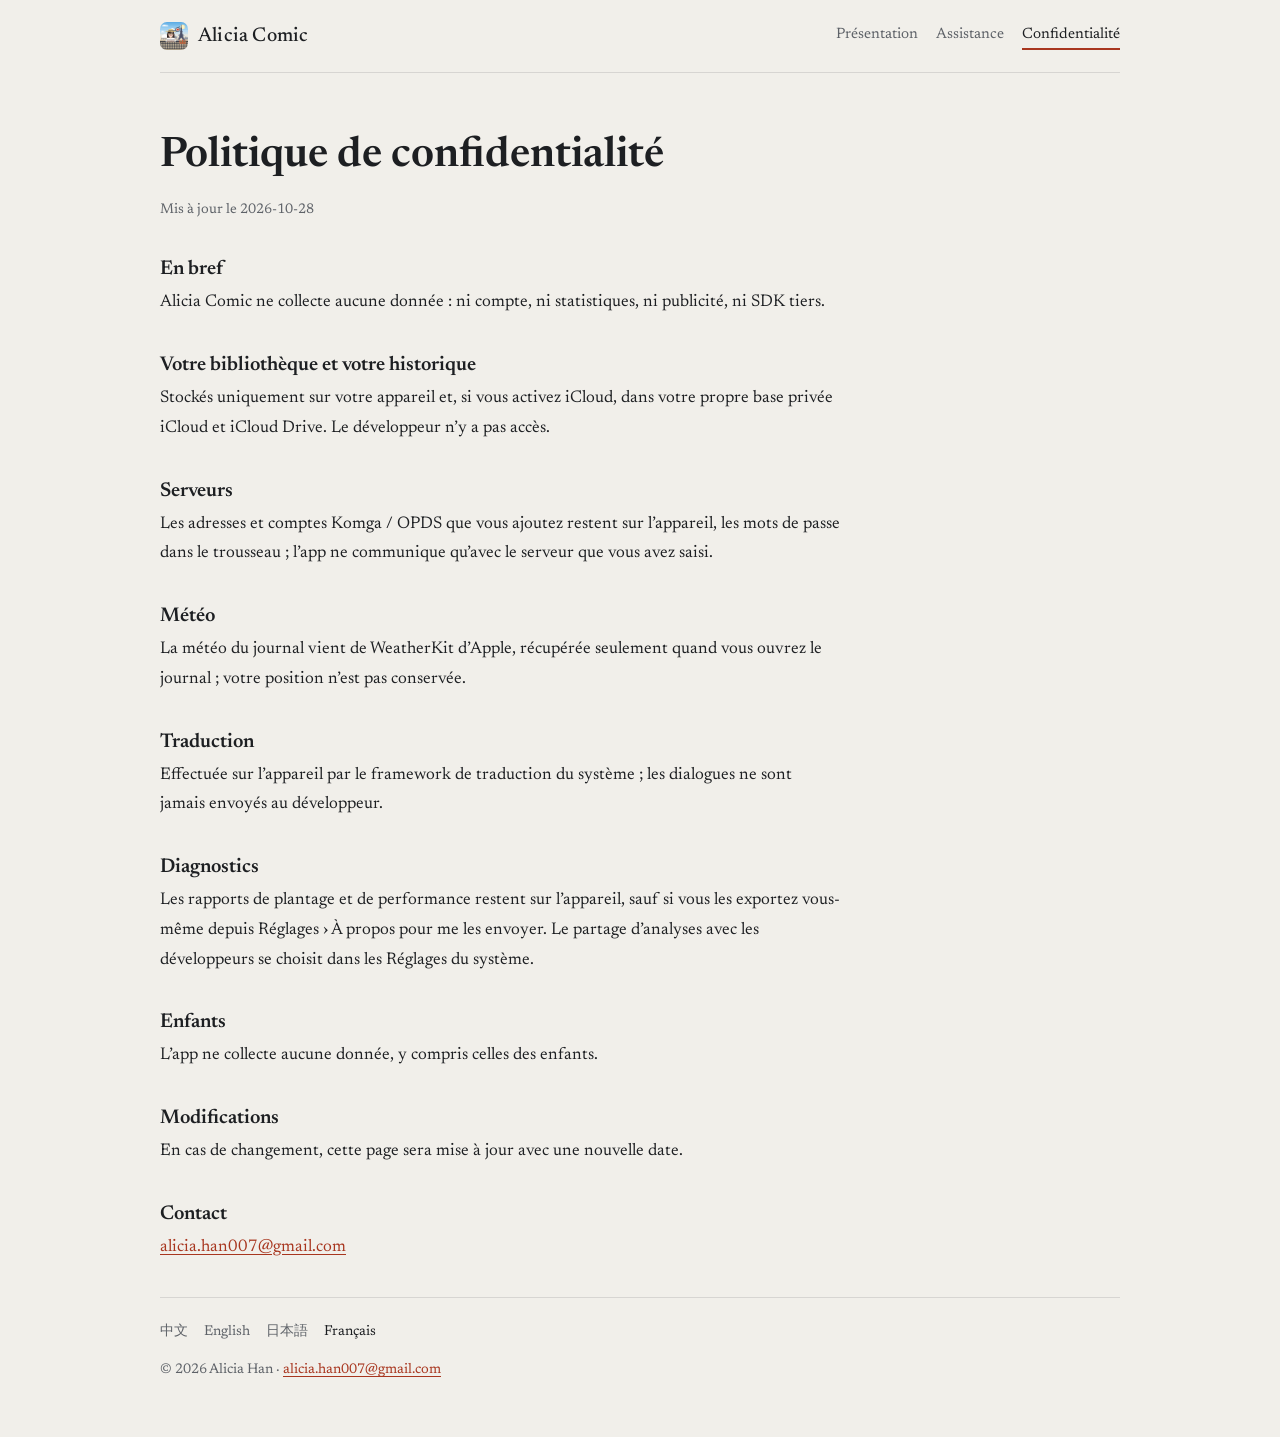
<file: fr/privacy.html>
<!doctype html>
<html lang="fr">
<head>
<meta charset="utf-8">
<meta name="viewport" content="width=device-width,initial-scale=1">
<title>Politique de confidentialité · Alicia Comic</title>
<meta name="description" content="Le manga sur écran pliable">
<link rel="preconnect" href="https://fonts.googleapis.com"><link rel="preconnect" href="https://fonts.gstatic.com" crossorigin>
<link rel="stylesheet" href="https://fonts.googleapis.com/css2?family=Newsreader:opsz,wght@6..72,400;6..72,500&family=Noto+Serif+SC:wght@400;600&family=Noto+Serif+JP:wght@400;600&display=swap">
<link rel="stylesheet" href="../assets/site.css">
<link rel="icon" href="../assets/icon.png">
<style>:root{--display:Newsreader}</style>
</head>
<body>
<header class="bar"><a class="brand" href="./"><img src="../assets/icon.png" alt="" width="28" height="28">Alicia Comic</a><nav><a href="./">Présentation</a><a href="support.html">Assistance</a><a href="privacy.html" aria-current=page>Confidentialité</a></nav></header>
<main>
<section class="doc"><h1>Politique de confidentialité</h1><p class="meta">Mis à jour le 2026-10-28</p><h2>En bref</h2><p>Alicia Comic ne collecte aucune donnée : ni compte, ni statistiques, ni publicité, ni SDK tiers.</p><h2>Votre bibliothèque et votre historique</h2><p>Stockés uniquement sur votre appareil et, si vous activez iCloud, dans votre propre base privée iCloud et iCloud Drive. Le développeur n’y a pas accès.</p><h2>Serveurs</h2><p>Les adresses et comptes Komga / OPDS que vous ajoutez restent sur l’appareil, les mots de passe dans le trousseau ; l’app ne communique qu’avec le serveur que vous avez saisi.</p><h2>Météo</h2><p>La météo du journal vient de WeatherKit d’Apple, récupérée seulement quand vous ouvrez le journal ; votre position n’est pas conservée.</p><h2>Traduction</h2><p>Effectuée sur l’appareil par le framework de traduction du système ; les dialogues ne sont jamais envoyés au développeur.</p><h2>Diagnostics</h2><p>Les rapports de plantage et de performance restent sur l’appareil, sauf si vous les exportez vous-même depuis Réglages › À propos pour me les envoyer. Le partage d’analyses avec les développeurs se choisit dans les Réglages du système.</p><h2>Enfants</h2><p>L’app ne collecte aucune donnée, y compris celles des enfants.</p><h2>Modifications</h2><p>En cas de changement, cette page sera mise à jour avec une nouvelle date.</p>
<h2>Contact</h2><p><a href="mailto:alicia.han007@gmail.com">alicia.han007@gmail.com</a></p></section>
</main>
<footer><nav class="langs"><a href="../zh/privacy.html" lang="zh-Hans">中文</a><a href="../en/privacy.html" lang="en">English</a><a href="../ja/privacy.html" lang="ja">日本語</a><a href="../fr/privacy.html" lang="fr" aria-current=true>Français</a></nav><p>© 2026 Alicia Han · <a href="mailto:alicia.han007@gmail.com">alicia.han007@gmail.com</a></p></footer>
</body>
</html>
</file>
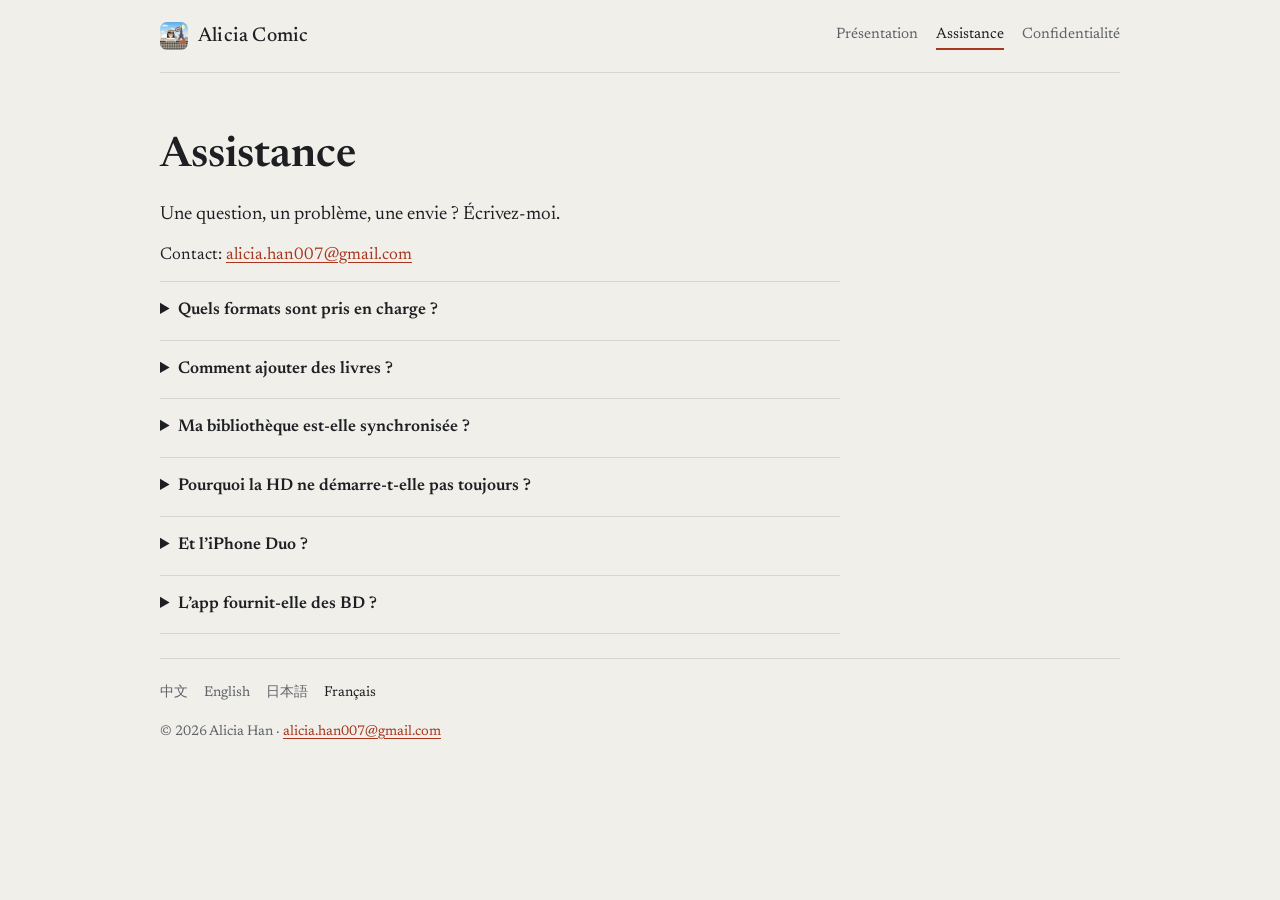
<file: fr/support.html>
<!doctype html>
<html lang="fr">
<head>
<meta charset="utf-8">
<meta name="viewport" content="width=device-width,initial-scale=1">
<title>Assistance · Alicia Comic</title>
<meta name="description" content="Le manga sur écran pliable">
<link rel="preconnect" href="https://fonts.googleapis.com"><link rel="preconnect" href="https://fonts.gstatic.com" crossorigin>
<link rel="stylesheet" href="https://fonts.googleapis.com/css2?family=Newsreader:opsz,wght@6..72,400;6..72,500&family=Noto+Serif+SC:wght@400;600&family=Noto+Serif+JP:wght@400;600&display=swap">
<link rel="stylesheet" href="../assets/site.css">
<link rel="icon" href="../assets/icon.png">
<style>:root{--display:Newsreader}</style>
</head>
<body>
<header class="bar"><a class="brand" href="./"><img src="../assets/icon.png" alt="" width="28" height="28">Alicia Comic</a><nav><a href="./">Présentation</a><a href="support.html" aria-current=page>Assistance</a><a href="privacy.html">Confidentialité</a></nav></header>
<main>
<section class="doc"><h1>Assistance</h1><p class="lead">Une question, un problème, une envie ? Écrivez-moi.</p>
<p class="contact">Contact: <a href="mailto:alicia.han007@gmail.com">alicia.han007@gmail.com</a></p><details><summary>Quels formats sont pris en charge ?</summary><p>CBZ / ZIP, EPUB, PDF et dossiers d’images ; l’app peut aussi lire depuis votre propre serveur Komga ou OPDS.</p></details><details><summary>Comment ajouter des livres ?</summary><p>Touchez « + » en haut à droite de l’étagère pour importer depuis Fichiers ; activez le transfert Wi‑Fi dans Réglages et glissez les livres depuis le navigateur d’un ordinateur ; ou ajoutez votre serveur.</p></details><details><summary>Ma bibliothèque est-elle synchronisée ?</summary><p>Oui. Avec iCloud, bibliothèque et historique de lecture se synchronisent ensemble via votre propre iCloud, sans serveur tiers.</p></details><details><summary>Pourquoi la HD ne démarre-t-elle pas toujours ?</summary><p>La HD consomme beaucoup : elle se met en pause quand l’iPhone chauffe ou en mode économie d’énergie, et peut être limitée à la recharge dans Réglages › Qualité. Pendant la recharge de nuit, l’app prépare les pages que vous lirez ensuite.</p></details><details><summary>Et l’iPhone Duo ?</summary><p>L’écran extérieur, la double page ouverte et la position tente ont chacun leur mise en page. Elles sont réglées sur le simulateur pour l’instant ; les réglages sur l’appareil réel commencent fin novembre 2026.</p></details><details><summary>L’app fournit-elle des BD ?</summary><p>Non. Importez les livres que vous possédez ou connectez votre propre serveur.</p></details></section>
</main>
<footer><nav class="langs"><a href="../zh/support.html" lang="zh-Hans">中文</a><a href="../en/support.html" lang="en">English</a><a href="../ja/support.html" lang="ja">日本語</a><a href="../fr/support.html" lang="fr" aria-current=true>Français</a></nav><p>© 2026 Alicia Han · <a href="mailto:alicia.han007@gmail.com">alicia.han007@gmail.com</a></p></footer>
</body>
</html>
</file>
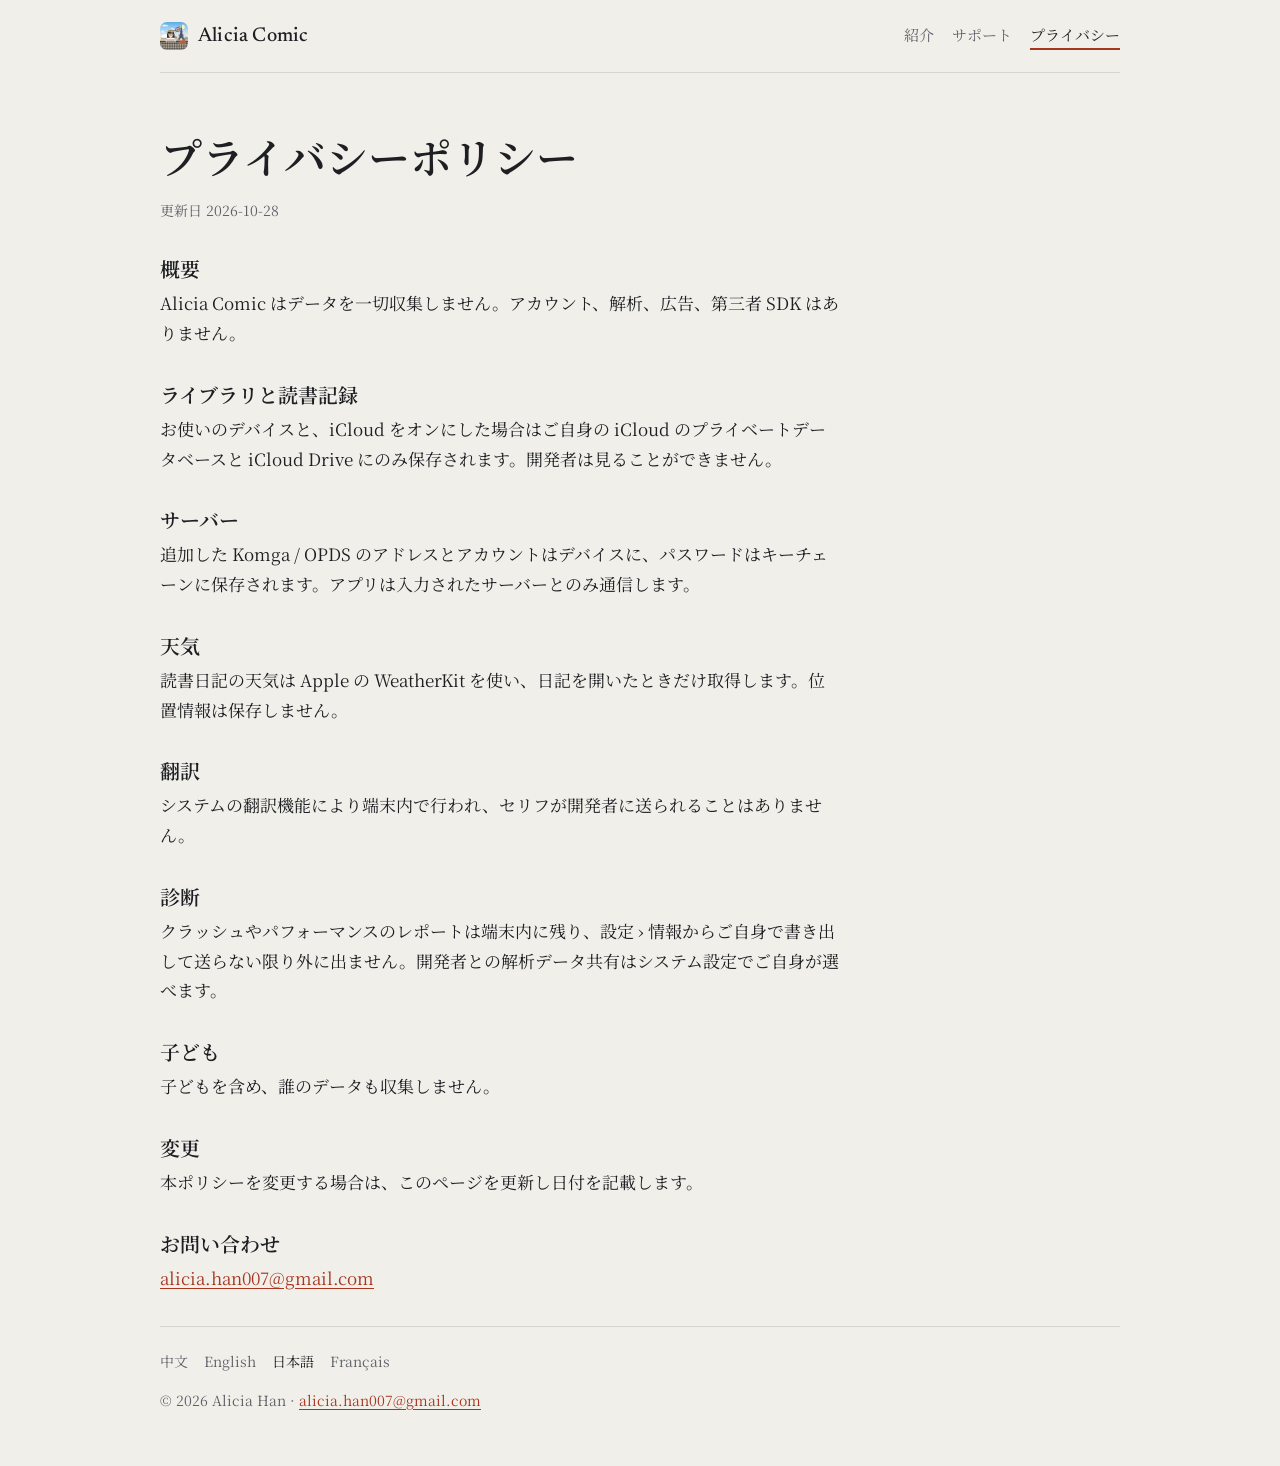
<file: ja/privacy.html>
<!doctype html>
<html lang="ja">
<head>
<meta charset="utf-8">
<meta name="viewport" content="width=device-width,initial-scale=1">
<title>プライバシーポリシー · Alicia Comic</title>
<meta name="description" content="折りたたみ画面のための漫画リーダー">
<link rel="preconnect" href="https://fonts.googleapis.com"><link rel="preconnect" href="https://fonts.gstatic.com" crossorigin>
<link rel="stylesheet" href="https://fonts.googleapis.com/css2?family=Newsreader:opsz,wght@6..72,400;6..72,500&family=Noto+Serif+SC:wght@400;600&family=Noto+Serif+JP:wght@400;600&display=swap">
<link rel="stylesheet" href="../assets/site.css">
<link rel="icon" href="../assets/icon.png">
<style>:root{--display:'Noto Serif JP'}</style>
</head>
<body>
<header class="bar"><a class="brand" href="./"><img src="../assets/icon.png" alt="" width="28" height="28">Alicia Comic</a><nav><a href="./">紹介</a><a href="support.html">サポート</a><a href="privacy.html" aria-current=page>プライバシー</a></nav></header>
<main>
<section class="doc"><h1>プライバシーポリシー</h1><p class="meta">更新日 2026-10-28</p><h2>概要</h2><p>Alicia Comic はデータを一切収集しません。アカウント、解析、広告、第三者 SDK はありません。</p><h2>ライブラリと読書記録</h2><p>お使いのデバイスと、iCloud をオンにした場合はご自身の iCloud のプライベートデータベースと iCloud Drive にのみ保存されます。開発者は見ることができません。</p><h2>サーバー</h2><p>追加した Komga / OPDS のアドレスとアカウントはデバイスに、パスワードはキーチェーンに保存されます。アプリは入力されたサーバーとのみ通信します。</p><h2>天気</h2><p>読書日記の天気は Apple の WeatherKit を使い、日記を開いたときだけ取得します。位置情報は保存しません。</p><h2>翻訳</h2><p>システムの翻訳機能により端末内で行われ、セリフが開発者に送られることはありません。</p><h2>診断</h2><p>クラッシュやパフォーマンスのレポートは端末内に残り、設定 › 情報からご自身で書き出して送らない限り外に出ません。開発者との解析データ共有はシステム設定でご自身が選べます。</p><h2>子ども</h2><p>子どもを含め、誰のデータも収集しません。</p><h2>変更</h2><p>本ポリシーを変更する場合は、このページを更新し日付を記載します。</p>
<h2>お問い合わせ</h2><p><a href="mailto:alicia.han007@gmail.com">alicia.han007@gmail.com</a></p></section>
</main>
<footer><nav class="langs"><a href="../zh/privacy.html" lang="zh-Hans">中文</a><a href="../en/privacy.html" lang="en">English</a><a href="../ja/privacy.html" lang="ja" aria-current=true>日本語</a><a href="../fr/privacy.html" lang="fr">Français</a></nav><p>© 2026 Alicia Han · <a href="mailto:alicia.han007@gmail.com">alicia.han007@gmail.com</a></p></footer>
</body>
</html>
</file>
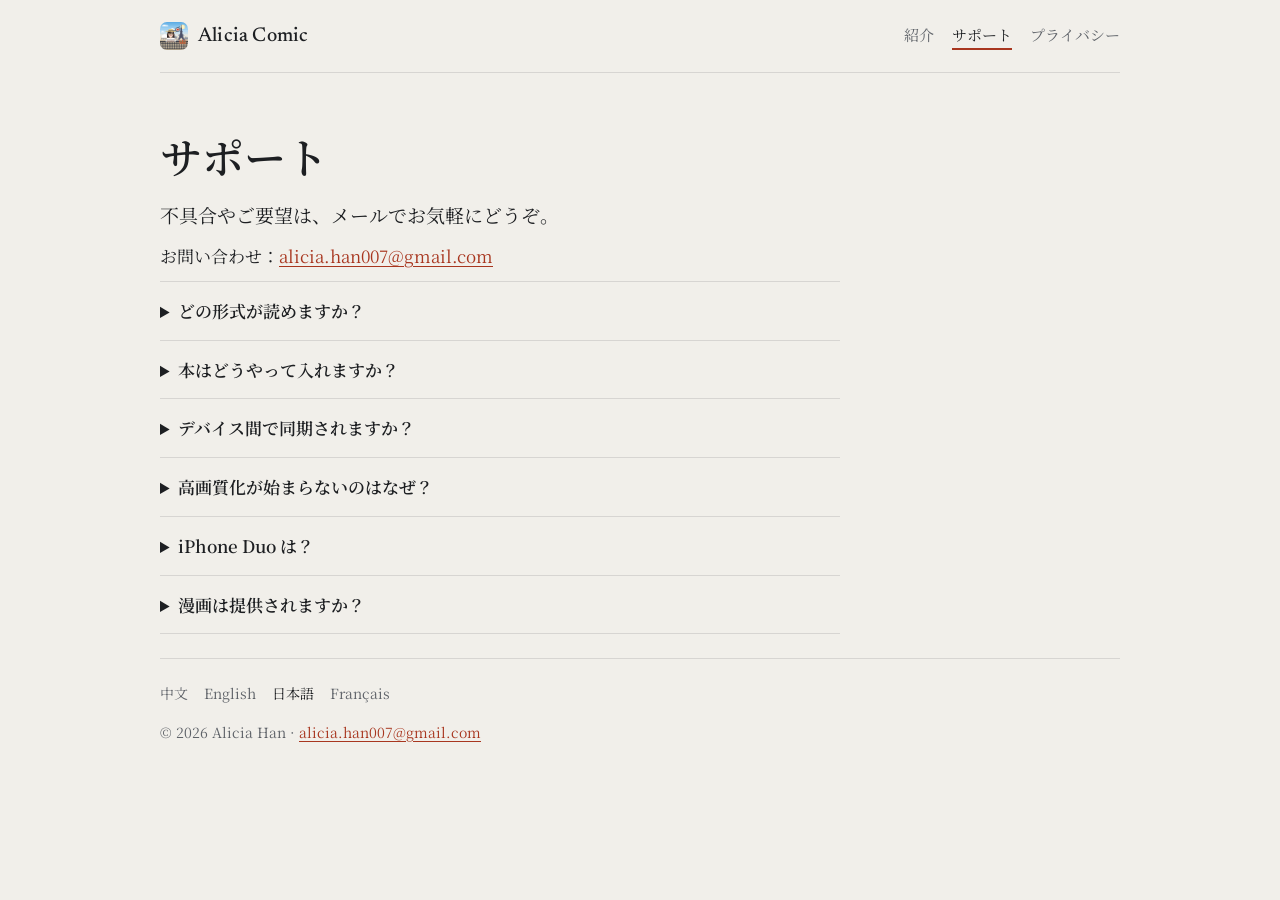
<file: ja/support.html>
<!doctype html>
<html lang="ja">
<head>
<meta charset="utf-8">
<meta name="viewport" content="width=device-width,initial-scale=1">
<title>サポート · Alicia Comic</title>
<meta name="description" content="折りたたみ画面のための漫画リーダー">
<link rel="preconnect" href="https://fonts.googleapis.com"><link rel="preconnect" href="https://fonts.gstatic.com" crossorigin>
<link rel="stylesheet" href="https://fonts.googleapis.com/css2?family=Newsreader:opsz,wght@6..72,400;6..72,500&family=Noto+Serif+SC:wght@400;600&family=Noto+Serif+JP:wght@400;600&display=swap">
<link rel="stylesheet" href="../assets/site.css">
<link rel="icon" href="../assets/icon.png">
<style>:root{--display:'Noto Serif JP'}</style>
</head>
<body>
<header class="bar"><a class="brand" href="./"><img src="../assets/icon.png" alt="" width="28" height="28">Alicia Comic</a><nav><a href="./">紹介</a><a href="support.html" aria-current=page>サポート</a><a href="privacy.html">プライバシー</a></nav></header>
<main>
<section class="doc"><h1>サポート</h1><p class="lead">不具合やご要望は、メールでお気軽にどうぞ。</p>
<p class="contact">お問い合わせ：<a href="mailto:alicia.han007@gmail.com">alicia.han007@gmail.com</a></p><details><summary>どの形式が読めますか？</summary><p>CBZ / ZIP、EPUB、PDF、画像フォルダ。ご自身の Komga / OPDS サーバーから読みながら取得することもできます。</p></details><details><summary>本はどうやって入れますか？</summary><p>本棚右上の「+」から「ファイル」で読み込むか、設定で Wi‑Fi 転送をオンにしてパソコンのブラウザからドラッグ、またはサーバーを追加してください。</p></details><details><summary>デバイス間で同期されますか？</summary><p>はい。iCloud をオンにすると、ライブラリと読書記録がご自身の iCloud で一緒に同期されます。第三者のサーバーは使いません。</p></details><details><summary>高画質化が始まらないのはなぜ？</summary><p>高画質化は電力を多く使うため、本体が熱いときや低電力モードでは一時停止します。設定 › 画質で充電中のみにもできます。夜に充電しているあいだ、次に読むページを先に用意します。</p></details><details><summary>iPhone Duo は？</summary><p>外側の画面、見開き、テント型それぞれに専用のレイアウトがあります。現在はシミュレータで調整しており、実機での調整は2026年11月末から始めます。</p></details><details><summary>漫画は提供されますか？</summary><p>いいえ。お手持ちの本を読み込むか、ご自身のサーバーに接続してください。</p></details></section>
</main>
<footer><nav class="langs"><a href="../zh/support.html" lang="zh-Hans">中文</a><a href="../en/support.html" lang="en">English</a><a href="../ja/support.html" lang="ja" aria-current=true>日本語</a><a href="../fr/support.html" lang="fr">Français</a></nav><p>© 2026 Alicia Han · <a href="mailto:alicia.han007@gmail.com">alicia.han007@gmail.com</a></p></footer>
</body>
</html>
</file>
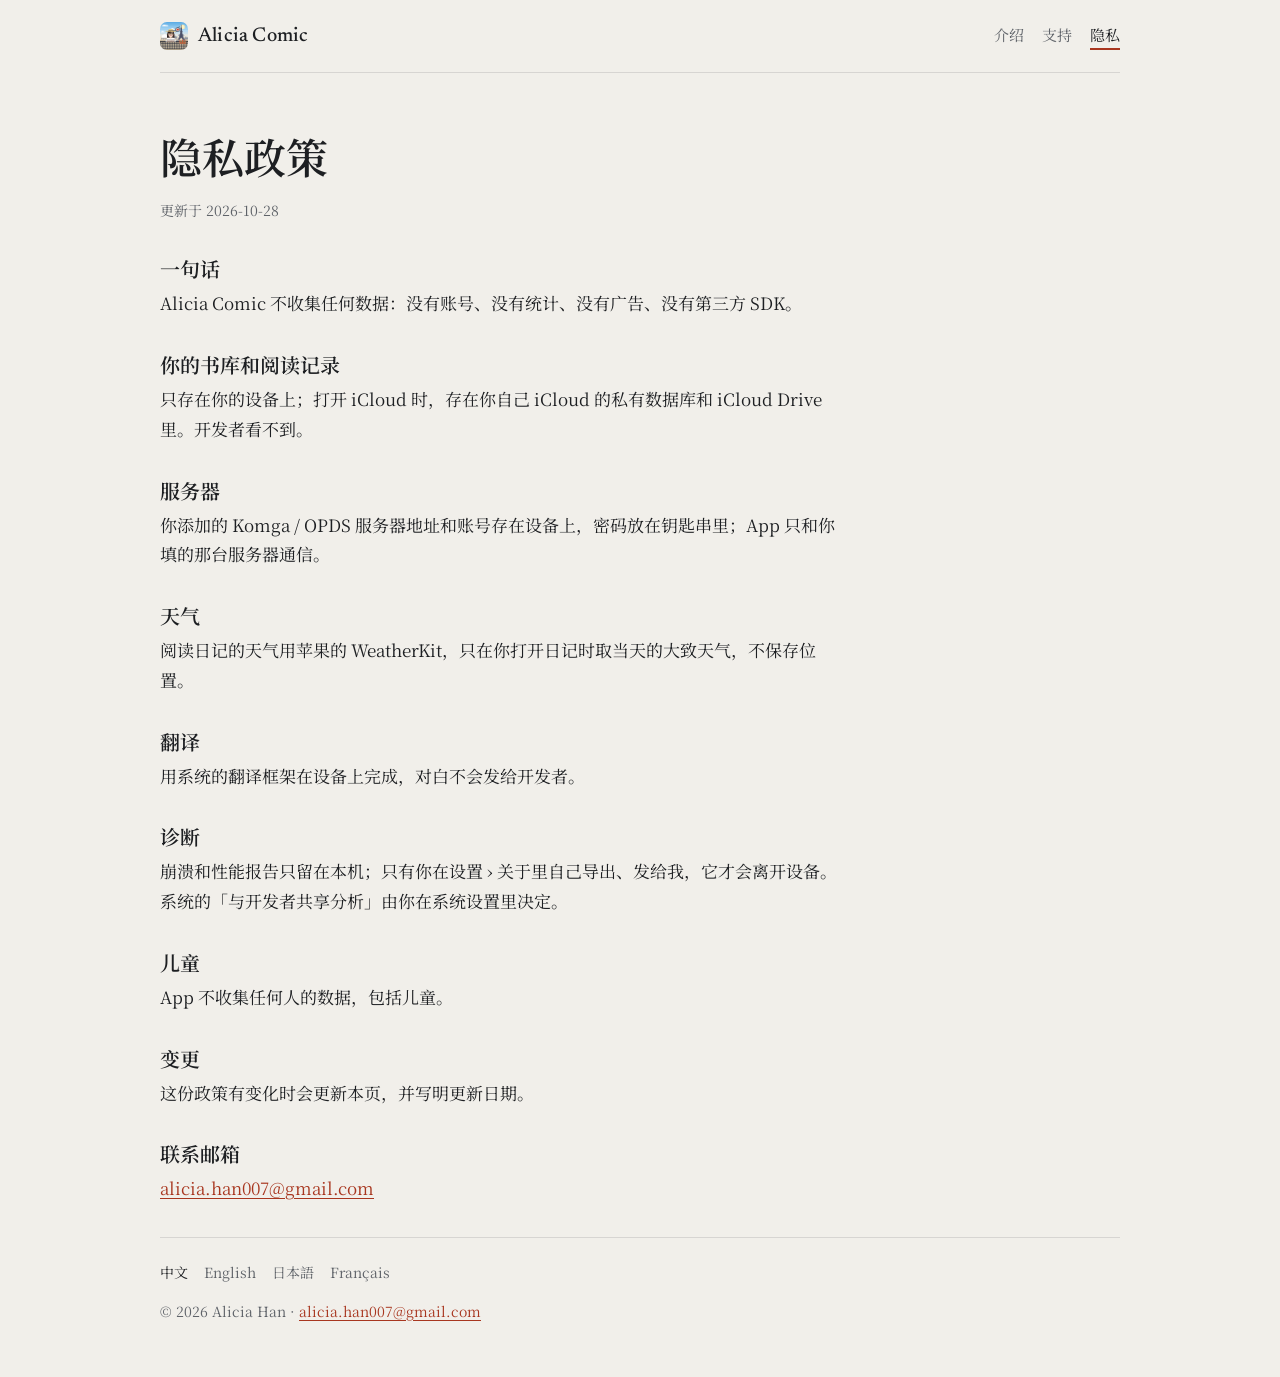
<file: zh/privacy.html>
<!doctype html>
<html lang="zh-Hans">
<head>
<meta charset="utf-8">
<meta name="viewport" content="width=device-width,initial-scale=1">
<title>隐私政策 · Alicia Comic</title>
<meta name="description" content="为折叠屏而生的漫画阅读器">
<link rel="preconnect" href="https://fonts.googleapis.com"><link rel="preconnect" href="https://fonts.gstatic.com" crossorigin>
<link rel="stylesheet" href="https://fonts.googleapis.com/css2?family=Newsreader:opsz,wght@6..72,400;6..72,500&family=Noto+Serif+SC:wght@400;600&family=Noto+Serif+JP:wght@400;600&display=swap">
<link rel="stylesheet" href="../assets/site.css">
<link rel="icon" href="../assets/icon.png">
<style>:root{--display:'Noto Serif SC'}</style>
</head>
<body>
<header class="bar"><a class="brand" href="./"><img src="../assets/icon.png" alt="" width="28" height="28">Alicia Comic</a><nav><a href="./">介绍</a><a href="support.html">支持</a><a href="privacy.html" aria-current=page>隐私</a></nav></header>
<main>
<section class="doc"><h1>隐私政策</h1><p class="meta">更新于 2026-10-28</p><h2>一句话</h2><p>Alicia Comic 不收集任何数据：没有账号、没有统计、没有广告、没有第三方 SDK。</p><h2>你的书库和阅读记录</h2><p>只存在你的设备上；打开 iCloud 时，存在你自己 iCloud 的私有数据库和 iCloud Drive 里。开发者看不到。</p><h2>服务器</h2><p>你添加的 Komga / OPDS 服务器地址和账号存在设备上，密码放在钥匙串里；App 只和你填的那台服务器通信。</p><h2>天气</h2><p>阅读日记的天气用苹果的 WeatherKit，只在你打开日记时取当天的大致天气，不保存位置。</p><h2>翻译</h2><p>用系统的翻译框架在设备上完成，对白不会发给开发者。</p><h2>诊断</h2><p>崩溃和性能报告只留在本机；只有你在设置 › 关于里自己导出、发给我，它才会离开设备。系统的「与开发者共享分析」由你在系统设置里决定。</p><h2>儿童</h2><p>App 不收集任何人的数据，包括儿童。</p><h2>变更</h2><p>这份政策有变化时会更新本页，并写明更新日期。</p>
<h2>联系邮箱</h2><p><a href="mailto:alicia.han007@gmail.com">alicia.han007@gmail.com</a></p></section>
</main>
<footer><nav class="langs"><a href="../zh/privacy.html" lang="zh-Hans" aria-current=true>中文</a><a href="../en/privacy.html" lang="en">English</a><a href="../ja/privacy.html" lang="ja">日本語</a><a href="../fr/privacy.html" lang="fr">Français</a></nav><p>© 2026 Alicia Han · <a href="mailto:alicia.han007@gmail.com">alicia.han007@gmail.com</a></p></footer>
</body>
</html>
</file>
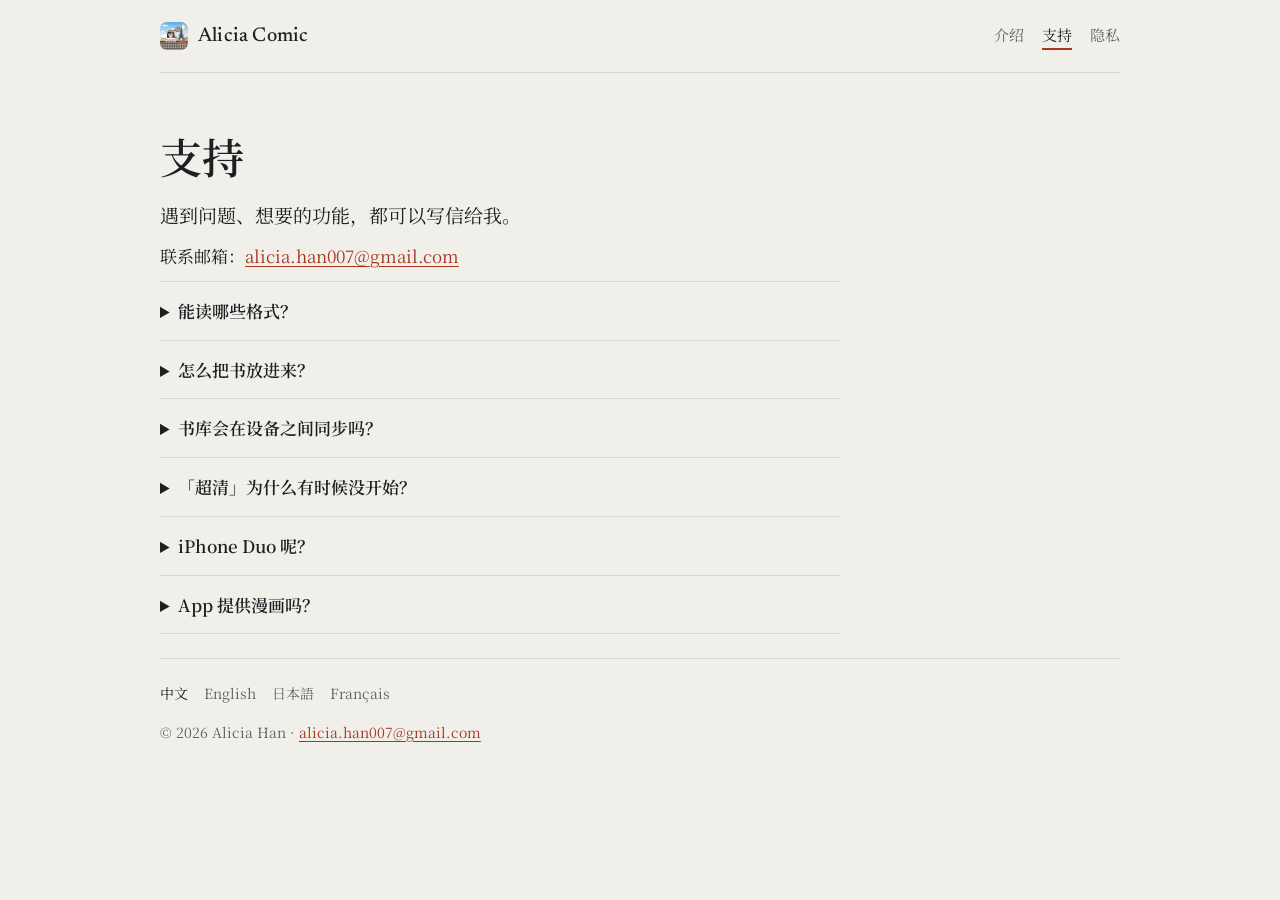
<file: zh/support.html>
<!doctype html>
<html lang="zh-Hans">
<head>
<meta charset="utf-8">
<meta name="viewport" content="width=device-width,initial-scale=1">
<title>支持 · Alicia Comic</title>
<meta name="description" content="为折叠屏而生的漫画阅读器">
<link rel="preconnect" href="https://fonts.googleapis.com"><link rel="preconnect" href="https://fonts.gstatic.com" crossorigin>
<link rel="stylesheet" href="https://fonts.googleapis.com/css2?family=Newsreader:opsz,wght@6..72,400;6..72,500&family=Noto+Serif+SC:wght@400;600&family=Noto+Serif+JP:wght@400;600&display=swap">
<link rel="stylesheet" href="../assets/site.css">
<link rel="icon" href="../assets/icon.png">
<style>:root{--display:'Noto Serif SC'}</style>
</head>
<body>
<header class="bar"><a class="brand" href="./"><img src="../assets/icon.png" alt="" width="28" height="28">Alicia Comic</a><nav><a href="./">介绍</a><a href="support.html" aria-current=page>支持</a><a href="privacy.html">隐私</a></nav></header>
<main>
<section class="doc"><h1>支持</h1><p class="lead">遇到问题、想要的功能，都可以写信给我。</p>
<p class="contact">联系邮箱：<a href="mailto:alicia.han007@gmail.com">alicia.han007@gmail.com</a></p><details><summary>能读哪些格式？</summary><p>CBZ / ZIP、EPUB、PDF 和图片文件夹；也能连接你自己的 Komga 或 OPDS 服务器边读边取。</p></details><details><summary>怎么把书放进来？</summary><p>书架右上角「+」从「文件」导入；也可以在设置里打开 Wi‑Fi 传书，用电脑浏览器把书拖进来；或者添加你的服务器。</p></details><details><summary>书库会在设备之间同步吗？</summary><p>会。打开 iCloud 后，书库和阅读记录一起放在你自己的 iCloud 里同步，不经过任何第三方服务器。</p></details><details><summary>「超清」为什么有时候没开始？</summary><p>超清很费电，所以发热、开着低电量模式时会暂停；也可以在设置 › 画质里设成只在充电时做。插着电过夜时，App 会把接下来要读的页先做好。</p></details><details><summary>iPhone Duo 呢？</summary><p>外屏、展开读双页、半开立成帐篷各有一套排法。目前按模拟器调好，真机适配从 2026 年 11 月末开始。</p></details><details><summary>App 提供漫画吗？</summary><p>不提供。请导入你自己拥有的书，或连接你自己的服务器。</p></details></section>
</main>
<footer><nav class="langs"><a href="../zh/support.html" lang="zh-Hans" aria-current=true>中文</a><a href="../en/support.html" lang="en">English</a><a href="../ja/support.html" lang="ja">日本語</a><a href="../fr/support.html" lang="fr">Français</a></nav><p>© 2026 Alicia Han · <a href="mailto:alicia.han007@gmail.com">alicia.han007@gmail.com</a></p></footer>
</body>
</html>
</file>
<file: assets/site.css>
/* Alicia Comic 小站：纸与墨，和 App 一个调子。 */
:root{--paper:#F1EFEA;--card:#FBFBF8;--ink:#1D1F22;--ink2:#5E6268;--rule:rgba(29,31,34,.12);--accent:#A8361F;
  --display:'Noto Serif SC';--body:'Noto Serif SC','Noto Serif JP',Newsreader,'Songti SC',Georgia,serif;color-scheme:light}
@media (prefers-color-scheme:dark){:root{--paper:#1D1A17;--card:#2A2622;--ink:#EDE4D4;--ink2:#A39885;--rule:rgba(237,228,212,.14);--accent:#E0876B;color-scheme:dark}}
*{box-sizing:border-box}
html{-webkit-text-size-adjust:100%}
body{margin:0;background:var(--paper);color:var(--ink);font:17px/1.75 var(--body);
  padding-left:max(20px,env(safe-area-inset-left));padding-right:max(20px,env(safe-area-inset-right))}
html:lang(ja){--body:'Noto Serif JP','Hiragino Mincho ProN',serif}
html:lang(en),html:lang(fr){--body:Newsreader,Georgia,serif}
a{color:var(--accent);text-underline-offset:3px}
.bar,main,footer{max-width:960px;margin:0 auto}
.bar{display:flex;align-items:center;justify-content:space-between;gap:16px;padding:22px 0;border-bottom:1px solid var(--rule);flex-wrap:wrap}
.brand{display:flex;align-items:center;gap:10px;color:var(--ink);text-decoration:none;font:500 20px/1 Newsreader,Georgia,serif;letter-spacing:.01em}
.brand img{border-radius:7px}
.bar nav{display:flex;gap:18px;flex-wrap:wrap}
.bar nav a{color:var(--ink2);text-decoration:none;font-size:15px}
.bar nav a[aria-current]{color:var(--ink);border-bottom:2px solid var(--accent)}
main{padding:56px 0 24px}
h1,h2,h3{font-family:var(--display),var(--body);font-weight:600;text-wrap:balance;line-height:1.3}
.hero h1{font-size:clamp(32px,6vw,52px);margin:0 0 20px;letter-spacing:.02em}
.lead{font-size:19px;color:var(--ink);max-width:40em;margin:0 0 12px}
.status{color:var(--ink2);font-size:15px;margin:0}
.shots{display:flex;gap:16px;overflow-x:auto;padding:40px 0 8px;scroll-snap-type:x mandatory}
.shots img{flex:0 0 auto;width:min(240px,62vw);height:auto;border-radius:14px;scroll-snap-align:start;box-shadow:0 18px 36px -24px rgba(0,0,0,.5)}
.features{list-style:none;padding:0;margin:48px 0 0;display:grid;grid-template-columns:repeat(auto-fit,minmax(260px,1fr));gap:28px 36px}
.features li{border-top:1px solid var(--rule);padding-top:14px;min-width:0}
.features h3{font-size:19px;margin:0 0 6px}
.features p{margin:0;color:var(--ink2);font-size:16px}
.note{margin:44px 0 0;padding:16px 18px;background:var(--card);border-left:3px solid var(--accent);border-radius:4px;font-size:16px}
.credit{color:var(--ink2);font-size:14px;margin-top:28px}
.doc{max-width:40em}
.doc h1{font-size:clamp(30px,5vw,42px);margin:0 0 14px}
.doc h2{font-size:20px;margin:34px 0 6px}
.doc p{margin:0 0 10px}
.meta{color:var(--ink2);font-size:14px}
.contact{margin:18px 0 30px}
details{border-top:1px solid var(--rule);padding:14px 0}
details:last-of-type{border-bottom:1px solid var(--rule)}
summary{cursor:pointer;font-weight:600;font-family:var(--display),var(--body)}
details p{color:var(--ink2);margin:10px 0 0}
footer{border-top:1px solid var(--rule);padding:22px 0 40px;color:var(--ink2);font-size:14px}
.langs{display:flex;gap:16px;flex-wrap:wrap;margin-bottom:8px}
.langs a{color:var(--ink2);text-decoration:none}
.langs a[aria-current]{color:var(--ink)}
.pick{min-height:80vh;display:flex;flex-direction:column;align-items:center;justify-content:center;gap:12px;text-align:center}
.pick img{border-radius:14px}
.pick h1{font:500 34px/1.2 Newsreader,Georgia,serif;margin:0}
</file>
